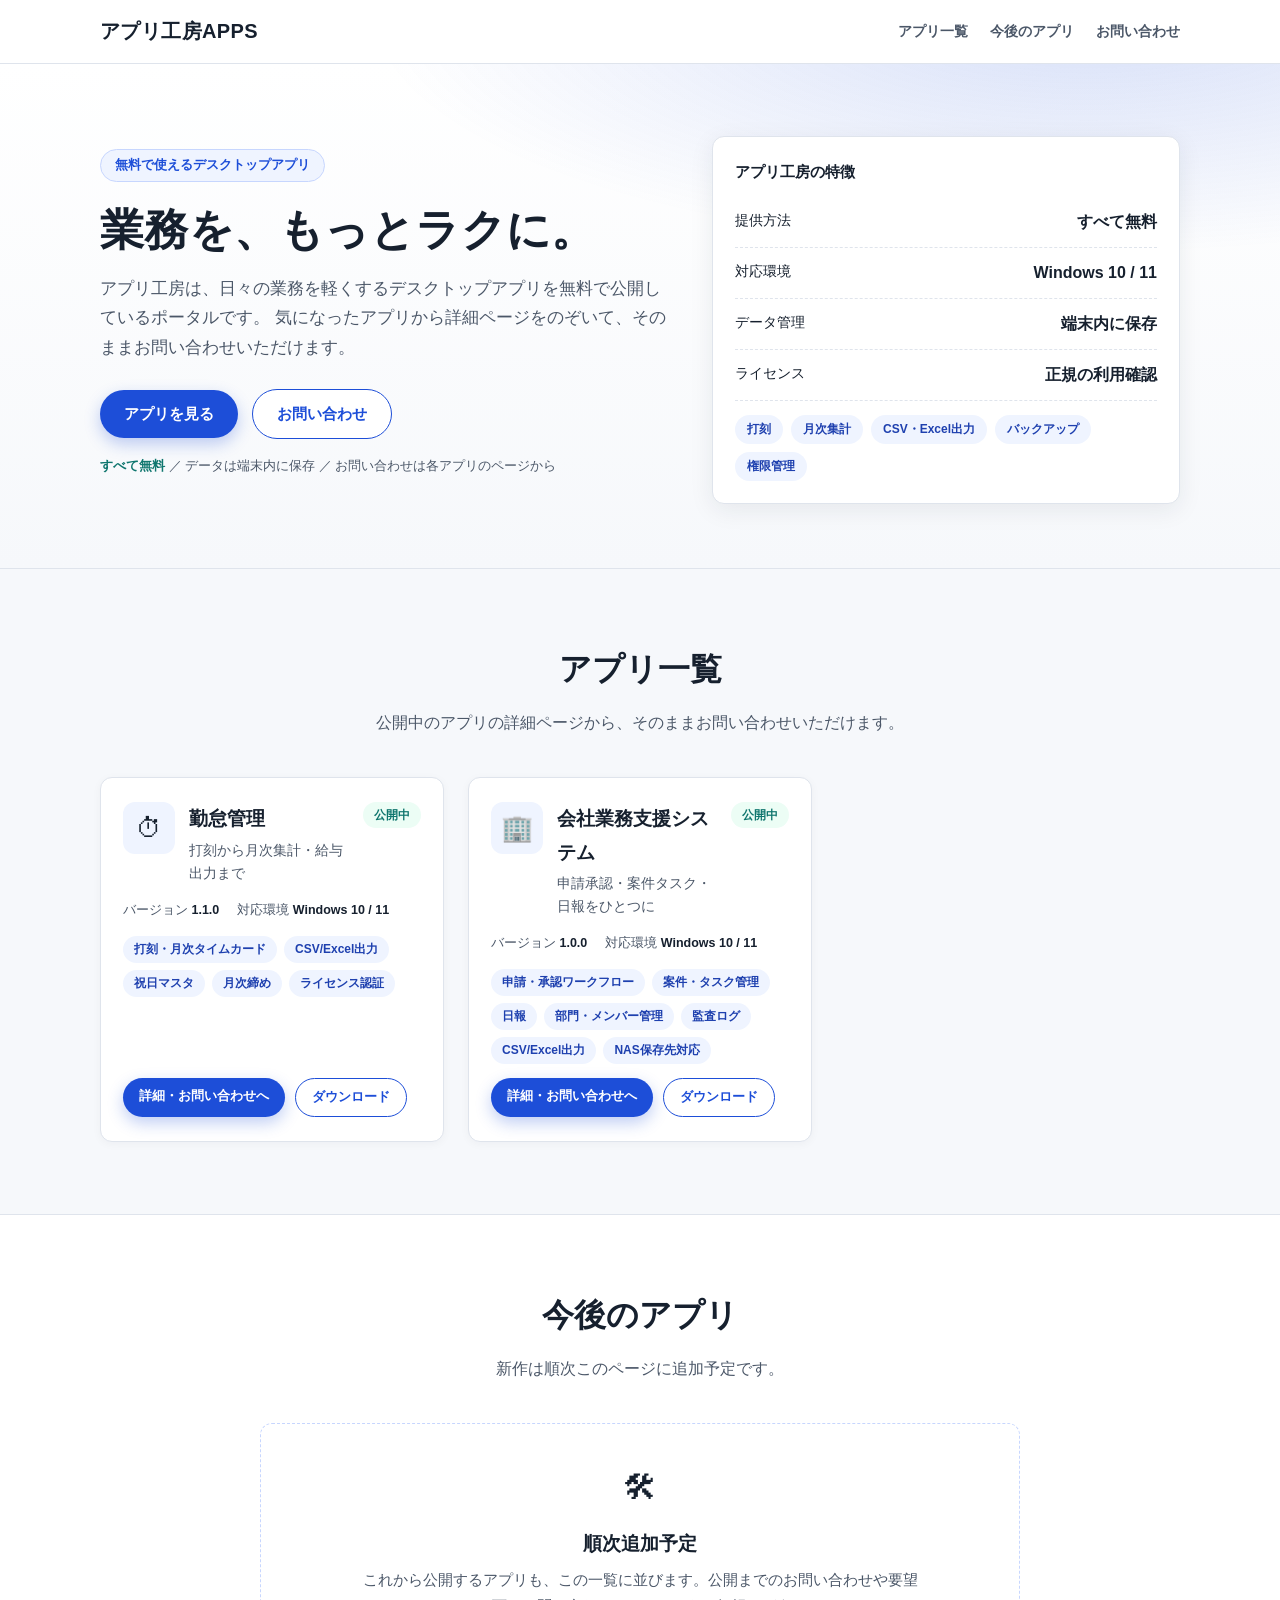
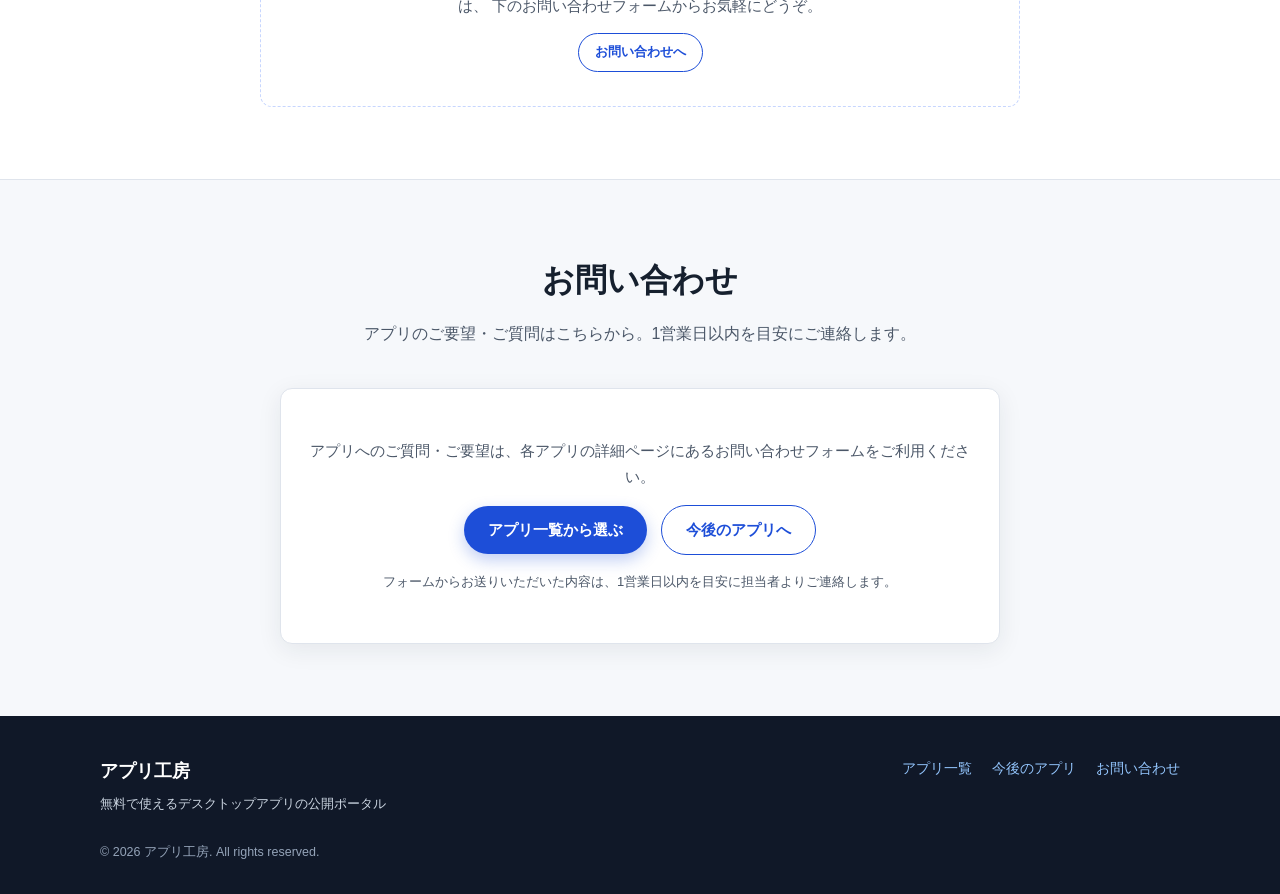
<file: index.html>
<!DOCTYPE html>
<html lang="ja">
<head>
<meta charset="utf-8">
<meta name="viewport" content="width=device-width, initial-scale=1">
<!-- ============================================================
     Configuration — this page has no e-mail address on purpose.
     Inquiries go through each app's contact form.
     ============================================================ -->
<title>アプリ工房 | 無料で使えるデスクトップアプリの公開ポータル</title>
<meta name="description" content="個人開発の業務用デスクトップアプリをまとめた公開ポータル「アプリ工房」。勤怠管理をはじめ、無料で使えるデスクトップアプリを順次公開しています。">
<link rel="stylesheet" href="assets/style.css">
</head>
<body>

<header class="site">
  <div class="container header-inner">
    <a class="brand" href="#">アプリ工房<span>APPS</span></a>
    <button class="nav-toggle" id="navToggle" aria-label="メニュー">☰</button>
    <nav class="site" id="navMenu">
      <a href="#apps">アプリ一覧</a>
      <a href="#coming">今後のアプリ</a>
      <a href="#contact">お問い合わせ</a>
    </nav>
  </div>
</header>

<!-- ================= Portal ================= -->
<div id="portal-view">
  <div class="hero">
    <div class="container hero-grid">
      <div>
        <span class="eyebrow">無料で使えるデスクトップアプリ</span>
        <h1>業務を、もっとラクに。</h1>
        <p class="lead">
          アプリ工房は、日々の業務を軽くするデスクトップアプリを無料で公開しているポータルです。
          気になったアプリから詳細ページをのぞいて、そのままお問い合わせいただけます。
        </p>
        <div class="hero-cta">
          <a href="#apps" class="btn btn-primary">アプリを見る</a>
          <a href="#contact" class="btn btn-ghost">お問い合わせ</a>
        </div>
        <p class="hero-note"><strong>すべて無料</strong> ／ データは端末内に保存 ／ お問い合わせは各アプリのページから</p>
      </div>
      <div class="hero-panel">
        <h3>アプリ工房の特徴</h3>
        <div class="stat-row"><span>提供方法</span><b>すべて無料</b></div>
        <div class="stat-row"><span>対応環境</span><b>Windows 10 / 11</b></div>
        <div class="stat-row"><span>データ管理</span><b>端末内に保存</b></div>
        <div class="stat-row"><span>ライセンス</span><b>正規の利用確認</b></div>
        <div class="pill-list">
          <span class="pill">打刻</span><span class="pill">月次集計</span>
          <span class="pill">CSV・Excel出力</span><span class="pill">バックアップ</span>
          <span class="pill">権限管理</span>
        </div>
      </div>
    </div>
  </div>

  <section class="block" id="apps">
    <div class="container">
      <div class="sec-head">
        <h2>アプリ一覧</h2>
        <p>公開中のアプリの詳細ページから、そのままお問い合わせいただけます。</p>
      </div>
      <div class="app-grid" id="appGrid">
        <!-- data/apps.js の APPS から描画されます -->
      </div>
    </div>
  </section>

  <section class="block alt" id="coming">
    <div class="container">
      <div class="sec-head">
        <h2>今後のアプリ</h2>
        <p>新作は順次このページに追加予定です。</p>
      </div>
      <div class="soon-box">
        <div class="icon">🛠</div>
        <h3>順次追加予定</h3>
        <p>
          これから公開するアプリも、この一覧に並びます。公開までのお問い合わせや要望は、
          下のお問い合わせフォームからお気軽にどうぞ。
        </p>
        <a href="#contact" class="btn btn-ghost btn-sm">お問い合わせへ</a>
      </div>
    </div>
  </section>

  <section class="block" id="contact">
    <div class="container">
      <div class="sec-head">
        <h2>お問い合わせ</h2>
        <p>アプリのご要望・ご質問はこちらから。1営業日以内を目安にご連絡します。</p>
      </div>
      <div class="contact-card">
        <p>アプリへのご質問・ご要望は、各アプリの詳細ページにあるお問い合わせフォームをご利用ください。</p>
        <div class="hero-cta" style="justify-content:center;">
          <a class="btn btn-primary" href="#apps">アプリ一覧から選ぶ</a>
          <a class="btn btn-ghost" href="#coming">今後のアプリへ</a>
        </div>
        <p style="font-size:13px;margin-top:16px;">
          フォームからお送りいただいた内容は、1営業日以内を目安に担当者よりご連絡します。
        </p>
      </div>
    </div>
  </section>

  <footer class="site">
    <div class="container">
      <div class="foot-top">
        <div>
          <div class="brand-f">アプリ工房</div>
          <div style="font-size:13px;margin-top:6px;">無料で使えるデスクトップアプリの公開ポータル</div>
        </div>
        <div class="foot-links">
          <a href="#apps">アプリ一覧</a>
          <a href="#coming">今後のアプリ</a>
          <a href="#contact">お問い合わせ</a>
        </div>
      </div>
      <div class="copy">© 2026 アプリ工房. All rights reserved.</div>
    </div>
  </footer>
</div>

<!-- ================= Applications (hidden hash view) ================= -->
<div id="applications-view">
  <div class="container">
    <div style="display:flex;justify-content:space-between;align-items:center;gap:16px;flex-wrap:wrap;margin-bottom:20px;">
      <div>
        <h2 style="margin:0 0 4px;font-size:24px;">お問い合わせ一覧</h2>
        <p style="margin:0;font-size:13.5px;color:var(--ink-soft);">この端末の localStorage に保存されたお問い合わせです。</p>
      </div>
      <div style="display:flex;gap:10px;align-items:center;flex-wrap:wrap;">
        <label class="list-filter">
          <span>アプリ</span>
          <select id="appsAppFilter"><option value="">すべて</option></select>
        </label>
        <button class="btn btn-ghost btn-sm" id="appsRefresh">更新</button>
        <a class="btn btn-primary btn-sm" href="#">トップへ戻る</a>
      </div>
    </div>
    <div class="table-wrap">
      <table class="apps">
        <thead>
          <tr>
            <th>お問い合わせ番号</th><th>アプリ</th><th>会社名</th><th>担当者</th><th>受付日時</th><th>人数規模</th><th>状態</th><th>発行キー</th>
          </tr>
        </thead>
        <tbody id="appsBody"></tbody>
      </table>
      <div class="empty" id="appsEmpty" style="display:none;">お問い合わせデータはまだありません。</div>
      <div class="empty" id="appsFilteredEmpty" style="display:none;">このアプリのお問い合わせはまだありません。</div>
    </div>
    <p style="font-size:12.5px;color:var(--ink-soft);margin-top:14px;">
      管理者（オペレーター）用のライセンス発行は <a href="admin.html">admin.html</a> から行います。
    </p>
  </div>
</div>

<div id="toast"></div>

<script src="data/apps.js"></script>
<script>
/* =====================================================================
   Shared application storage (used by #applications view / admin.html)
   ===================================================================== */
const STORAGE_KEY = 'kintai_applications';

function loadApplications() {
  try {
    const raw = localStorage.getItem(STORAGE_KEY);
    const list = raw ? JSON.parse(raw) : [];
    return Array.isArray(list) ? list : [];
  } catch (e) { return []; }
}
function saveApplications(list) {
  try { localStorage.setItem(STORAGE_KEY, JSON.stringify(list)); } catch (e) {}
}
function formatDate(iso) {
  if (!iso) return '';
  const d = new Date(iso);
  if (isNaN(d.getTime())) return String(iso);
  const p = n => String(n).padStart(2, '0');
  return d.getFullYear() + '-' + p(d.getMonth() + 1) + '-' + p(d.getDate()) +
         ' ' + p(d.getHours()) + ':' + p(d.getMinutes());
}
function escapeHtml(s) {
  return String(s == null ? '' : s)
    .replace(/&/g, '&amp;').replace(/</g, '&lt;').replace(/>/g, '&gt;')
    .replace(/"/g, '&quot;').replace(/'/g, '&#39;');
}
function showToast(msg) {
  const t = document.getElementById('toast');
  t.textContent = msg;
  t.classList.add('show');
  clearTimeout(showToast._timer);
  showToast._timer = setTimeout(() => t.classList.remove('show'), 2200);
}

/* =====================================================================
   App registry rendering (data/apps.js → APPS)
   ===================================================================== */
function renderAppCards() {
  const grid = document.getElementById('appGrid');
  if (!grid) return;
  /* data/apps.js が先に読み込まれているため、グローバルの APPS を使う */
  const list = (typeof APPS !== 'undefined' && Array.isArray(APPS)) ? APPS : [];
  if (!list.length) {
    grid.innerHTML = '<div class="empty">公開中のアプリはまだありません。</div>';
    return;
  }
  grid.innerHTML = list.map(a => {
    const published = a.status === '公開中';
    const badgeClass = published ? '' : ' dev';
    const chips = (a.features || []).map(f => '<span class="chip">' + escapeHtml(f) + '</span>').join('');
    const action = published
      ? '<a class="btn btn-primary btn-sm" href="' + escapeHtml(a.page || '#') + '">詳細・お問い合わせへ</a>' +
        (a.download
          ? '<a class="btn btn-ghost btn-sm" href="' + escapeHtml(a.download) + '" download>ダウンロード</a>'
          : '')
      : '<button class="btn btn-primary btn-sm" type="button" disabled>詳細・お問い合わせへ</button>';
    return '<article class="app-card' + (published ? '' : ' disabled') + '">' +
      '<div class="app-card-head">' +
        '<div class="app-icon">' + escapeHtml(a.icon || '📦') + '</div>' +
        '<div class="app-text">' +
          '<h3>' + escapeHtml(a.name || a.id) + '</h3>' +
          '<p class="app-tagline">' + escapeHtml(a.tagline || '') + '</p>' +
        '</div>' +
        '<span class="app-badge' + badgeClass + '">' + escapeHtml(a.status || '開発中') + '</span>' +
      '</div>' +
      '<ul class="app-meta">' +
        '<li>バージョン <b>' + escapeHtml(a.version || '—') + '</b></li>' +
        '<li>対応環境 <b>' + escapeHtml(a.platforms || '—') + '</b></li>' +
      '</ul>' +
      '<div class="chip-list">' + chips + '</div>' +
      '<div class="app-card-actions">' + action + '</div>' +
      '</article>';
  }).join('');
}

/* ---------- Applications table rendering (with app filter) ---------- */
function currentAppFilter() {
  const el = document.getElementById('appsAppFilter');
  return el ? el.value : '';
}
function renderAppFilterOptions() {
  const sel = document.getElementById('appsAppFilter');
  if (!sel) return;
  const keep = sel.value;
  const seen = {};
  const options = ['<option value="">すべて</option>'];
  loadApplications().forEach(a => {
    if (!a) return;
    const id = a.app || '';
    const name = a.appName || '勤怠管理';
    const key = id + '|' + name;
    if (seen[key]) return;
    seen[key] = 1;
    options.push('<option value="' + escapeHtml(id) + '">' + escapeHtml(name) + '</option>');
  });
  sel.innerHTML = options.join('');
  sel.value = keep;
  if (sel.value !== keep) sel.value = '';
}

function renderApplications() {
  const body = document.getElementById('appsBody');
  const empty = document.getElementById('appsEmpty');
  const filteredEmpty = document.getElementById('appsFilteredEmpty');
  renderAppFilterOptions();
  const filter = currentAppFilter();
  const all = loadApplications();
  const list = filter
    ? all.filter(a => a && (a.app || '') === filter)
    : all;
  if (!all.length) {
    body.innerHTML = '';
    empty.style.display = '';
    if (filteredEmpty) filteredEmpty.style.display = 'none';
    return;
  }
  empty.style.display = 'none';
  if (!list.length) {
    body.innerHTML = '';
    if (filteredEmpty) filteredEmpty.style.display = '';
    return;
  }
  if (filteredEmpty) filteredEmpty.style.display = 'none';
  body.innerHTML = list.slice().reverse().map(a => {
    const issued = a.status === 'キー発行済み';
    const key = a.licenseKey ? escapeHtml(a.licenseKey.slice(0, 22)) + '…' : '—';
    return '<tr>' +
      '<td style="font-family:ui-monospace,Consolas,monospace;">' + escapeHtml(a.no) + '</td>' +
      '<td>' + escapeHtml(a.appName || '勤怠管理') + '</td>' +
      '<td>' + escapeHtml(a.company) + '</td>' +
      '<td>' + escapeHtml(a.name) + '</td>' +
      '<td>' + escapeHtml(formatDate(a.at)) + '</td>' +
      '<td>' + escapeHtml(a.size || '—') + '</td>' +
      '<td><span class="status-chip' + (issued ? ' issued' : '') + '">' +
        escapeHtml(a.status || '未処理') + '</span></td>' +
      '<td style="font-family:ui-monospace,Consolas,monospace;font-size:12.5px;">' + key + '</td>' +
      '</tr>';
  }).join('');
}

/* ---------- Hash routing: #applications ---------- */
function routeByHash() {
  const portal = document.getElementById('portal-view');
  const apps = document.getElementById('applications-view');
  if (location.hash === '#applications') {
    portal.style.display = 'none';
    apps.style.display = 'block';
    renderApplications();
    window.scrollTo(0, 0);
  } else {
    apps.style.display = 'none';
    portal.style.display = '';
  }
}
window.addEventListener('hashchange', routeByHash);

/* ---------- Mobile nav ---------- */
document.getElementById('navToggle').addEventListener('click', () => {
  document.getElementById('navMenu').classList.toggle('open');
});
document.getElementById('navMenu').addEventListener('click', e => {
  if (e.target.tagName === 'A') document.getElementById('navMenu').classList.remove('open');
});

document.getElementById('appsRefresh').addEventListener('click', renderApplications);
document.getElementById('appsAppFilter').addEventListener('change', renderApplications);

renderAppCards();
routeByHash();
</script>
</body>
</html>
</file>
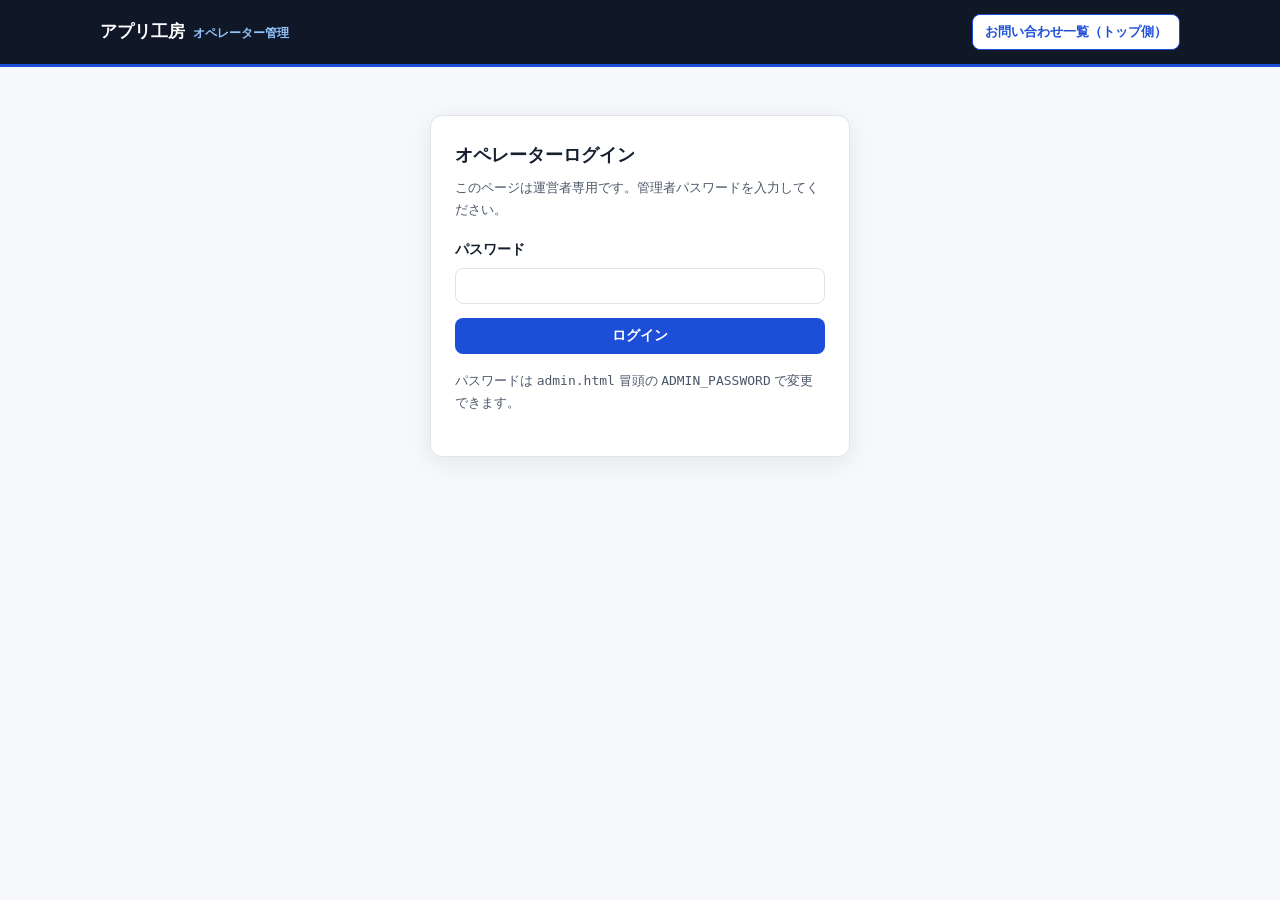
<file: admin.html>
<!DOCTYPE html>
<html lang="ja">
<head>
<meta charset="utf-8">
<meta name="viewport" content="width=device-width, initial-scale=1">
<!-- ============================================================
     Operator administration console for 「アプリ工房」.
     Change ADMIN_PASSWORD below before publishing.
     ============================================================ -->
<script>
// Change this password before you deploy this page.
const ADMIN_PASSWORD = '8901reimu';
</script>
<title>オペレーター管理 | アプリ工房</title>
<style>
  :root {
    --primary: #1d4ed8;
    --primary-dark: #1e40af;
    --primary-light: #eff4ff;
    --ink: #16202e;
    --ink-soft: #4b5768;
    --line: #dfe4ec;
    --bg: #f6f8fb;
    --card: #fff;
    --accent: #0f766e;
    --danger: #b91c1c;
    --radius: 12px;
    --shadow: 0 6px 24px rgba(22,32,46,.08);
  }
  * { box-sizing: border-box; }
  body {
    margin: 0; background: var(--bg); color: var(--ink); line-height: 1.7; font-size: 15px;
    font-family: -apple-system, BlinkMacSystemFont, "Segoe UI", "Hiragino Kaku Gothic ProN",
                 "Hiragino Sans", "Yu Gothic UI", Meiryo, sans-serif;
  }
  a { color: var(--primary); }
  .container { width: min(1080px, 94%); margin: 0 auto; }

  header.site {
    background: #101828; color: #e2e8f0; position: sticky; top: 0; z-index: 20;
    border-bottom: 3px solid var(--primary);
  }
  .header-inner { display: flex; align-items: center; justify-content: space-between; gap: 14px; padding: 14px 0; flex-wrap: wrap; }
  .brand { font-weight: 700; font-size: 17px; color: #fff; text-decoration: none; }
  .brand span { font-size: 12px; font-weight: 600; color: #93c5fd; margin-left: 8px; }
  .header-actions { display: flex; gap: 10px; align-items: center; flex-wrap: wrap; }
  .header-actions a, .header-actions button { font-size: 13px; }

  .btn {
    display: inline-block; border: 0; cursor: pointer; text-decoration: none;
    font-weight: 700; font-size: 14px; border-radius: 8px; padding: 9px 18px; font-family: inherit;
    transition: background .12s ease, transform .12s ease;
  }
  .btn-primary { background: var(--primary); color: #fff; }
  .btn-primary:hover { background: var(--primary-dark); }
  .btn-primary:disabled { background: #a9b6cc; cursor: not-allowed; }
  .btn-ghost { background: #fff; color: var(--primary); border: 1px solid var(--primary); }
  .btn-ghost:hover { background: var(--primary-light); }
  .btn-danger { background: #fff; color: var(--danger); border: 1px solid #fecaca; }
  .btn-sm { padding: 6px 12px; font-size: 12.5px; }
  .btn-block { display: block; width: 100%; text-align: center; }

  main { padding: 32px 0 64px; }

  .card {
    background: var(--card); border: 1px solid var(--line); border-radius: var(--radius);
    box-shadow: var(--shadow); padding: 24px; margin-bottom: 24px;
  }
  .card h2 { margin: 0 0 6px; font-size: 18px; }
  .card .sub { margin: 0 0 18px; font-size: 13px; color: var(--ink-soft); }

  .banner { border-radius: 8px; padding: 11px 15px; font-size: 13.5px; margin-bottom: 18px; display: none; }
  .banner.error { display: block; background: #fef2f2; border: 1px solid #fecaca; color: var(--danger); }
  .banner.warn { display: block; background: #fffbeb; border: 1px solid #fde68a; color: #92400e; }
  .banner.ok { display: block; background: #ecfdf5; border: 1px solid #a7f3d0; color: #065f46; }
  .banner code { background: rgba(0,0,0,.06); padding: 1px 6px; border-radius: 4px; font-size: 12.5px; }

  /* login */
  #loginView { max-width: 420px; margin: 48px auto; }
  .field { display: flex; flex-direction: column; gap: 6px; margin-bottom: 14px; }
  .field label { font-size: 13.5px; font-weight: 700; }
  .field input, .field select, .field textarea {
    font-family: inherit; font-size: 14.5px; padding: 9px 12px;
    border: 1px solid var(--line); border-radius: 8px; background: #fff; color: var(--ink); width: 100%;
  }
  .field textarea { min-height: 96px; resize: vertical; font-family: ui-monospace, Consolas, monospace; font-size: 12.5px; }
  .field input:focus, .field select:focus, .field textarea:focus { outline: 2px solid #c7d6fe; border-color: var(--primary); }
  .field .hint { font-size: 12px; color: var(--ink-soft); }
  .form-row { display: grid; grid-template-columns: 1fr 1fr; gap: 16px; }
  .form-row-3 { display: grid; grid-template-columns: 1fr 1fr auto; gap: 16px; align-items: end; }
  .form-row-4 { display: grid; grid-template-columns: 1.2fr 1fr 1fr auto; gap: 16px; align-items: end; }
  @media (max-width: 680px) { .form-row, .form-row-3, .form-row-4 { grid-template-columns: 1fr; } }
  .inline-check { display: flex; align-items: center; gap: 8px; font-size: 13px; margin-top: 4px; }

  /* table */
  .table-wrap { overflow-x: auto; border: 1px solid var(--line); border-radius: 10px; }
  table.apps { width: 100%; border-collapse: collapse; min-width: 760px; background: #fff; }
  table.apps th, table.apps td { padding: 11px 13px; font-size: 13.5px; border-bottom: 1px solid var(--line); text-align: left; vertical-align: top; }
  table.apps thead th { background: #f0f3f8; font-size: 12.5px; white-space: nowrap; }
  table.apps tbody tr:last-child td { border-bottom: 0; }
  table.apps tr.active { background: var(--primary-light); }
  .status-chip { display: inline-block; font-size: 12px; font-weight: 700; border-radius: 999px; padding: 3px 11px; background: #eef2f7; color: var(--ink-soft); white-space: nowrap; }
  .status-chip.issued { background: #ecfdf5; color: var(--accent); }
  .empty { text-align: center; color: var(--ink-soft); padding: 30px 0; font-size: 13.5px; }
  .key-cell { font-family: ui-monospace, Consolas, monospace; font-size: 11.5px; word-break: break-all; max-width: 220px; }

  /* key box */
  .keybox {
    background: #0f172a; color: #d1fae5; border-radius: 10px; padding: 16px;
    font-family: ui-monospace, Consolas, monospace; font-size: 13px; word-break: break-all;
    display: none; white-space: pre-wrap;
  }
  .key-actions { display: flex; gap: 10px; margin-top: 12px; flex-wrap: wrap; }
  .key-meta { font-size: 13px; color: var(--ink-soft); margin-top: 10px; }
  .key-meta b { color: var(--ink); }

  footer { text-align: center; font-size: 12.5px; color: var(--ink-soft); padding: 24px 0 40px; }

  /* app registry management */
  .filter-row { display: flex; gap: 10px; align-items: center; flex-wrap: wrap; margin-bottom: 14px; }
  .filter-row select {
    font-family: inherit; font-size: 13.5px; padding: 7px 10px;
    border: 1px solid var(--line); border-radius: 8px; background: #fff; color: var(--ink);
  }
  .filter-row select:focus { outline: 2px solid #c7d6fe; border-color: var(--primary); }
  table.apps .reg-actions { display: flex; gap: 6px; flex-wrap: wrap; }
  table.apps .status-select {
    font-family: inherit; font-size: 12.5px; font-weight: 700; padding: 4px 6px;
    border: 1px solid var(--line); border-radius: 999px; background: #fff; color: var(--ink);
  }
  .export-box {
    margin-top: 18px; border: 1px dashed #c7d6fe; background: var(--primary-light);
    border-radius: 10px; padding: 16px 18px;
  }
  .export-box h3 { margin: 0 0 6px; font-size: 15.5px; }
  .export-box p { margin: 0 0 10px; font-size: 13.5px; color: var(--ink-soft); }
  .export-box .note { font-size: 12.5px; color: var(--ink-soft); margin-top: 10px; }
  .export-box code { background: rgba(0,0,0,.06); padding: 1px 6px; border-radius: 4px; font-size: 12.5px; }
  #exportPreview { width: 100%; min-height: 150px; margin-top: 6px; }

  #toast {
    position: fixed; left: 50%; bottom: 28px; transform: translateX(-50%) translateY(20px);
    background: #101828; color: #fff; padding: 11px 22px; border-radius: 999px;
    font-size: 14px; opacity: 0; pointer-events: none; transition: all .25s ease; z-index: 200;
  }
  #toast.show { opacity: 1; transform: translateX(-50%) translateY(0); }
</style>
</head>
<body>

<header class="site">
  <div class="container header-inner">
    <a class="brand" href="index.html">アプリ工房<span>オペレーター管理</span></a>
    <div class="header-actions">
      <a class="btn btn-ghost btn-sm" href="index.html#applications">お問い合わせ一覧（トップ側）</a>
      <button class="btn btn-danger btn-sm" id="logoutBtn" type="button">ログアウト</button>
    </div>
  </div>
</header>

<!-- ================= Login ================= -->
<div id="loginView" class="container">
  <div class="card">
    <h2>オペレーターログイン</h2>
    <p class="sub">このページは運営者専用です。管理者パスワードを入力してください。</p>
    <div class="banner error" id="loginError" style="display:none;"></div>
    <form id="loginForm">
      <div class="field">
        <label for="pw">パスワード</label>
        <input type="password" id="pw" autocomplete="current-password" required>
      </div>
      <button class="btn btn-primary btn-block" type="submit">ログイン</button>
    </form>
    <p class="sub" style="margin-top:16px;">
      パスワードは <code>admin.html</code> 冒頭の <code>ADMIN_PASSWORD</code> で変更できます。
    </p>
  </div>
</div>

<!-- ================= Admin ================= -->
<main id="adminView" class="container" style="display:none;">

  <div class="banner error" id="cryptoBanner" style="display:none;"></div>
  <div class="banner warn" id="keyBanner" style="display:none;">
    秘密鍵が読み込まれていません。<b>site/data/license_private.pem</b> を読み込んでください。
    WebCrypto を使えない環境の場合は、<code>node tools/issue-license.mjs</code> で発行してください。
  </div>
  <div class="banner ok" id="okBanner" style="display:none;"></div>

  <!-- Applications -->
  <section class="card">
    <div style="display:flex;justify-content:space-between;align-items:flex-start;gap:14px;flex-wrap:wrap;">
      <div>
        <h2>お問い合わせ一覧</h2>
        <p class="sub">この端末の localStorage（キー <code>kintai_applications</code>）に保存されたお問い合わせです。</p>
      </div>
      <div style="display:flex;gap:10px;">
        <button class="btn btn-ghost btn-sm" id="refreshBtn" type="button">更新</button>
        <button class="btn btn-primary btn-sm" id="newIssueBtn" type="button">会社作成（ライセンス発行）</button>
      </div>
    </div>
    <div class="filter-row">
      <label for="appFilter" style="font-size:13px;font-weight:700;">アプリで絞り込み</label>
      <select id="appFilter"><option value="">すべて</option></select>
      <span style="font-size:12.5px;color:var(--ink-soft);" id="appFilterCount"></span>
    </div>
    <div class="table-wrap">
      <table class="apps">
        <thead>
          <tr>
            <th>お問い合わせ番号</th><th>アプリ</th><th>会社名</th><th>担当者</th><th>受付日時</th><th>人数規模</th><th>状態</th><th>発行キー</th><th></th>
          </tr>
        </thead>
        <tbody id="appsBody"></tbody>
      </table>
      <div class="empty" id="appsEmpty" style="display:none;">
        お問い合わせはまだありません。「会社作成（ライセンス発行）」から直接発行できます。
      </div>
      <div class="empty" id="appsFilteredEmpty" style="display:none;">
        このアプリのお問い合わせはまだありません。
      </div>
    </div>
  </section>

  <!-- App registry management -->
  <section class="card" id="appsRegistryCard">
    <div style="display:flex;justify-content:space-between;align-items:flex-start;gap:14px;flex-wrap:wrap;">
      <div>
        <h2>アプリ管理</h2>
        <p class="sub">
          localStorage（キー <code>kobo_apps</code>）でアプリを追加・編集・削除・ステータス変更します。
          この一覧は「お問い合わせ一覧」の絞り込みと、ライセンス発行の「対象アプリ」にも使われます。
        </p>
      </div>
      <div style="display:flex;gap:10px;flex-wrap:wrap;">
        <button class="btn btn-ghost btn-sm" id="appReloadBtn" type="button">data/apps.js から再読込</button>
        <button class="btn btn-primary btn-sm" id="appNewBtn" type="button">新規アプリを追加</button>
      </div>
    </div>

    <div class="table-wrap">
      <table class="apps" style="min-width:1020px;">
        <thead>
          <tr>
            <th>Icon</th><th>ID</th><th>アプリ名</th><th>キャッチコピー</th><th>状態</th><th>Ver</th><th>対応環境</th><th>ページ</th><th>DL</th><th></th>
          </tr>
        </thead>
        <tbody id="appsRegBody"></tbody>
      </table>
      <div class="empty" id="appsRegEmpty" style="display:none;">アプリがまだありません。</div>
    </div>

    <!-- App form (add / edit) -->
    <div id="appFormBox" style="display:none;margin-top:18px;padding-top:18px;border-top:1px solid var(--line);">
      <h3 id="appFormTitle" style="margin:0 0 14px;font-size:15.5px;">新規アプリの追加</h3>
      <form id="appForm">
        <div class="form-row">
          <div class="field">
            <label for="afId">ID<span style="color:#dc2626;">*</span></label>
            <input type="text" id="afId" placeholder="myapp" autocomplete="off">
            <span class="hint">英小文字・英数字で一意。保存後に変更できます。</span>
          </div>
          <div class="field">
            <label for="afName">アプリ名<span style="color:#dc2626;">*</span></label>
            <input type="text" id="afName" placeholder=" MyApp" autocomplete="off">
          </div>
        </div>
        <div class="form-row">
          <div class="field">
            <label for="afTagline">キャッチコピー</label>
            <input type="text" id="afTagline" placeholder="打刻から月次集計まで">
          </div>
          <div class="field">
            <label for="afIcon">アイコン（絵文字）</label>
            <input type="text" id="afIcon" placeholder="📦" maxlength="4">
          </div>
        </div>
        <div class="form-row">
          <div class="field">
            <label for="afStatus">ステータス</label>
            <select id="afStatus">
              <option value="公開中">公開中</option>
              <option value="開発中">開発中</option>
              <option value="リリース予定">リリース予定</option>
            </select>
          </div>
          <div class="field">
            <label for="afVersion">バージョン</label>
            <input type="text" id="afVersion" placeholder="1.0.0" autocomplete="off">
          </div>
        </div>
        <div class="form-row">
          <div class="field">
            <label for="afPlatforms">対応環境</label>
            <input type="text" id="afPlatforms" placeholder="Windows 10 / 11" autocomplete="off">
          </div>
          <div class="field">
            <label for="afPage">ページ</label>
            <input type="text" id="afPage" placeholder="apps/myapp.html" autocomplete="off">
            <span class="hint">index.html からの相対パス（例: <code>apps/kintai.html</code>）</span>
          </div>
        </div>
        <div class="form-row">
          <div class="field">
            <label for="afDownload">ダウンロードURL</label>
            <input type="url" id="afDownload" placeholder="https://github.com/.../releases/download/v1.0.0/app-setup.exe" autocomplete="off">
            <span class="hint">GitHub Releases のインストーラURL。空欄の場合はダウンロードボタンを表示しません。</span>
          </div>
        </div>
        <div class="field">
          <label for="afFeatures">機能（1行につき1つ）</label>
          <textarea id="afFeatures" placeholder="打刻・月次タイムカード&#10;CSV/Excel出力"></textarea>
        </div>
        <div class="form-actions">
          <button class="btn btn-primary btn-sm" type="submit">保存</button>
          <button class="btn btn-ghost btn-sm" id="appFormCancel" type="button">キャンセル</button>
          <span class="hint" id="appFormHint"></span>
        </div>
      </form>
    </div>

    <!-- Export data/apps.js -->
    <div class="export-box">
      <h3>data/apps.js の書き出し</h3>
      <p>
        現在の <code>kobo_apps</code> の内容から <code>data/apps.js</code> のソースを生成します。
        ボタンを押すと <b>1. ダウンロード（apps.js）</b>と <b>2. クリップボードへのコピー</b> を行います。
      </p>
      <div class="key-actions" style="margin-top:0;">
        <button class="btn btn-primary btn-sm" id="exportAppsBtn" type="button">data/apps.js を書き出す</button>
      </div>
      <p class="note">
        <b>公開までの手順:</b>
        ① 書き出した <code>apps.js</code> をリポジトリの <code>data/apps.js</code> に置き換える →
        ② コミットしてプッシュする（GitHub Pages に自動反映）。
        この手順を飛ばすと公開サイトのアプリ一覧は変わりません。
      </p>
      <div class="field" style="margin-top:12px;">
        <label for="exportPreview">生成されるソース（確認用）</label>
        <textarea id="exportPreview" readonly spellcheck="false" placeholder="「data/apps.js を書き出す」を押すとここに表示されます。"></textarea>
      </div>
    </div>
  </section>

  <!-- Private key -->
  <section class="card" id="keyCard">
    <h2>秘密鍵の読み込み</h2>
    <p class="sub">
      ページに秘密鍵は埋め込みません。<code>site/data/license_private.pem</code> を
      ファイルから読み込むか、テキストエリアに貼り付けてください。
    </p>
    <div class="form-row">
      <div class="field">
        <label for="keyFile">ファイルから読み込む（.pem）</label>
        <input type="file" id="keyFile" accept=".pem,.txt,text/plain">
      </div>
      <div class="field">
        <label for="keyKeep">セッション中の保持</label>
        <label class="inline-check" style="margin:0;">
          <input type="checkbox" id="keyKeep">
          sessionStorage に保存する（タブを閉じるまで有効）
        </label>
      </div>
    </div>
    <div class="field">
      <label for="keyText">または秘密鍵を貼り付ける</label>
      <textarea id="keyText" placeholder="-----BEGIN PRIVATE KEY-----&#10;...&#10;-----END PRIVATE KEY-----" spellcheck="false"></textarea>
      <span class="hint" id="keyStatus">未読込 — 発行はできません。</span>
    </div>
    <button class="btn btn-ghost btn-sm" id="loadKeyBtn" type="button">貼り付けた鍵を読み込む</button>
  </section>

  <!-- Issue -->
  <section class="card" id="issueCard">
    <h2>ライセンス発行</h2>
    <p class="sub">
      形式: <code>KI1.&lt;base64url(payload)&gt;.&lt;base64url(signature)&gt;</code>
      （ペイロード文字列に対する RSA-SHA256 / PKCS#1 v1.5 署名）
    </p>
    <form id="issueForm">
      <div class="form-row-4">
        <div class="field">
          <label for="issCompany">会社名<span style="color:#dc2626;">*</span></label>
          <input type="text" id="issCompany" list="companyList" required placeholder="株式会社テスト">
          <datalist id="companyList"></datalist>
        </div>
        <div class="field">
          <label for="issApp">対象アプリ</label>
          <select id="issApp"></select>
          <span class="hint">発行履歴（<code>kobo_issued</code>）に記録されます。</span>
        </div>
        <div class="field">
          <label for="issExpiry">有効期限（空欄＝無期限）</label>
          <input type="text" id="issExpiry"
                 placeholder="YYYY-MM-DD（空欄＝無期限）">
          <span class="hint">空欄のまま発行すると無期限になります。期限を設ける場合は YYYY-MM-DD で入力してください。</span>
        </div>
        <div class="field">
          <button class="btn btn-primary" id="issueBtn" type="submit" disabled>発行</button>
        </div>
      </div>
      <p class="sub" id="issueHint" style="margin-top:10px;">site/data/license_private.pem を読み込んでください</p>
    </form>

    <div class="keybox" id="keyResult"></div>
    <div class="key-actions" id="keyActions" style="display:none;">
      <button class="btn btn-ghost btn-sm" id="copyKeyBtn" type="button">ライセンスキーをコピー</button>
      <button class="btn btn-ghost btn-sm" id="verifyKeyBtn" type="button">このキーを検証</button>
    </div>
    <div class="key-meta" id="keyMeta" style="display:none;"></div>
  </section>

  <footer>
    アプリ工房 オペレーター管理 ／ お問い合わせデータはこの端末の localStorage にのみ保存されます。
  </footer>
</main>

<div id="toast"></div>

<script>
/* =====================================================================
   Shared storage helpers (same shape as index.html)
   ===================================================================== */
const STORAGE_KEY = 'kintai_applications';
const APPS_STORE_KEY = 'kobo_apps';
const ISSUED_STORE_KEY = 'kobo_issued';
const SESSION_KEY_PRIVATE = 'kintai_license_private';
const SESSION_KEY_AUTH = 'kintai_admin_auth';

function loadApplications() {
  try {
    const raw = localStorage.getItem(STORAGE_KEY);
    const list = raw ? JSON.parse(raw) : [];
    return Array.isArray(list) ? list : [];
  } catch (e) { return []; }
}
function saveApplications(list) {
  try { localStorage.setItem(STORAGE_KEY, JSON.stringify(list)); } catch (e) {}
}

/* =====================================================================
   App registry (localStorage: kobo_apps) / issued history (kobo_issued)
   ===================================================================== */
const DEFAULT_APPS = [
  {
    id: 'kintai',
    name: '勤怠管理',
    tagline: '打刻から月次集計・給与出力まで',
    icon: '⏱',
    status: '公開中',
    version: '1.1.0',
    platforms: 'Windows 10 / 11',
    features: ['打刻・月次タイムカード', 'CSV/Excel出力', '祝日マスタ', '月次締め', 'ライセンス認証'],
    page: 'apps/kintai.html'
  }
];

function normalizeApp(a) {
  if (!a || typeof a !== 'object') return null;
  const id = String(a.id || '').trim();
  if (!id) return null;
  let features;
  if (Array.isArray(a.features)) {
    features = a.features.map(f => String(f).trim()).filter(Boolean);
  } else {
    features = String(a.features || '').split(/[,\n]/).map(s => s.trim()).filter(Boolean);
  }
  return {
    id: id,
    name: String(a.name || id),
    tagline: String(a.tagline || ''),
    icon: String(a.icon || '📦'),
    status: ['公開中', '開発中', 'リリース予定'].indexOf(a.status) >= 0 ? a.status : '開発中',
    version: String(a.version || '0.1.0'),
    platforms: String(a.platforms || ''),
    features: features,
    page: String(a.page || 'apps/' + id + '.html'),
    download: String(a.download || '')
  };
}
function loadAppsStore() {
  try {
    const raw = localStorage.getItem(APPS_STORE_KEY);
    const list = raw ? JSON.parse(raw) : null;
    if (Array.isArray(list)) {
      const norm = list.map(normalizeApp).filter(Boolean);
      return norm;
    }
  } catch (e) {}
  return null; /* null = 未初期化（data/apps.js から取り込む） */
}
function saveAppsStore(list) {
  try { localStorage.setItem(APPS_STORE_KEY, JSON.stringify(list)); } catch (e) {}
}
function loadIssuedHistory() {
  try {
    const raw = localStorage.getItem(ISSUED_STORE_KEY);
    const list = raw ? JSON.parse(raw) : [];
    return Array.isArray(list) ? list : [];
  } catch (e) { return []; }
}
function saveIssuedHistory(list) {
  try { localStorage.setItem(ISSUED_STORE_KEY, JSON.stringify(list)); } catch (e) {}
}
function formatDate(iso) {
  if (!iso) return '';
  const d = new Date(iso);
  if (isNaN(d.getTime())) return String(iso);
  const p = n => String(n).padStart(2, '0');
  return d.getFullYear() + '-' + p(d.getMonth() + 1) + '-' + p(d.getDate()) +
         ' ' + p(d.getHours()) + ':' + p(d.getMinutes());
}
function escapeHtml(s) {
  return String(s == null ? '' : s)
    .replace(/&/g, '&amp;').replace(/</g, '&lt;').replace(/>/g, '&gt;')
    .replace(/"/g, '&quot;').replace(/'/g, '&#39;');
}
function showToast(msg) {
  const t = document.getElementById('toast');
  t.textContent = msg;
  t.classList.add('show');
  clearTimeout(showToast._timer);
  showToast._timer = setTimeout(() => t.classList.remove('show'), 2200);
}
function copyText(text) {
  if (navigator.clipboard && window.isSecureContext) {
    return navigator.clipboard.writeText(text);
  }
  return new Promise((resolve, reject) => {
    const ta = document.createElement('textarea');
    ta.value = text;
    ta.style.position = 'fixed'; ta.style.opacity = '0';
    document.body.appendChild(ta);
    ta.select();
    try { document.execCommand('copy') ? resolve() : reject(new Error('copy failed')); }
    catch (e) { reject(e); }
    finally { document.body.removeChild(ta); }
  });
}

/* =====================================================================
   base64url helpers (WebCrypto uses atob/btoa)
   ===================================================================== */
function b64urlToB64(s) {
  let t = String(s).replace(/-/g, '+').replace(/_/g, '/');
  while (t.length % 4 !== 0) t += '=';
  return t;
}
function b64ToB64url(s) {
  return String(s).replace(/\+/g, '-').replace(/\//g, '_').replace(/=+$/, '');
}
function utf8ToBase64url(str) {
  const bytes = new TextEncoder().encode(str);
  let bin = '';
  for (let i = 0; i < bytes.length; i++) bin += String.fromCharCode(bytes[i]);
  return b64ToB64url(btoa(bin));
}
function base64urlToUtf8(s) {
  const bin = atob(b64urlToB64(s));
  const bytes = new Uint8Array(bin.length);
  for (let i = 0; i < bin.length; i++) bytes[i] = bin.charCodeAt(i);
  return new TextDecoder().decode(bytes);
}

/* =====================================================================
   Password gate (sessionStorage)
   ===================================================================== */
function isLoggedIn() {
  try { return sessionStorage.getItem(SESSION_KEY_AUTH) === '1'; } catch (e) { return false; }
}
function showLogin() {
  document.getElementById('loginView').style.display = '';
  document.getElementById('adminView').style.display = 'none';
  document.getElementById('logoutBtn').style.display = 'none';
}
function showAdmin() {
  document.getElementById('loginView').style.display = 'none';
  document.getElementById('adminView').style.display = '';
  document.getElementById('logoutBtn').style.display = '';
  initAdmin();
}
document.getElementById('loginForm').addEventListener('submit', function (e) {
  e.preventDefault();
  const err = document.getElementById('loginError');
  if (document.getElementById('pw').value === ADMIN_PASSWORD) {
    try { sessionStorage.setItem(SESSION_KEY_AUTH, '1'); } catch (ex) {}
    err.style.display = 'none';
    showAdmin();
  } else {
    err.textContent = 'パスワードが正しくありません。';
    err.style.display = 'block';
  }
});
document.getElementById('logoutBtn').addEventListener('click', () => {
  try { sessionStorage.removeItem(SESSION_KEY_AUTH); } catch (e) {}
  showLogin();
});

/* =====================================================================
   Applications list
   ===================================================================== */
let selectedNo = null;

/* ---------- App filter (すべて / 各アプリ) ---------- */
function currentAppFilter() {
  const el = document.getElementById('appFilter');
  return el ? el.value : '';
}
function matchAppFilter(rec, filter) {
  if (!filter) return true;
  if (filter === '__unset__') return !(rec && rec.app);
  return !!rec && (rec.app || '') === filter;
}
function renderAppFilterOptions() {
  const sel = document.getElementById('appFilter');
  if (!sel) return;
  const keep = sel.value;
  const seen = {};
  const opts = ['<option value="">すべて</option>'];
  appsRegistry.forEach(a => {
    if (!a || !a.id || seen[a.id]) return;
    seen[a.id] = 1;
    opts.push('<option value="' + escapeHtml(a.id) + '">' +
      escapeHtml((a.icon ? a.icon + ' ' : '') + a.name) + '</option>');
  });
  let hasUnset = false;
  loadApplications().forEach(r => {
    if (!r) return;
    const id = r.app || '';
    if (!id) { hasUnset = true; return; }
    if (seen[id]) return;
    seen[id] = 1;
    opts.push('<option value="' + escapeHtml(id) + '">' + escapeHtml(r.appName || id) + '</option>');
  });
  if (hasUnset) opts.push('<option value="__unset__">（アプリ未設定）</option>');
  sel.innerHTML = opts.join('');
  sel.value = keep;
  if (sel.value !== keep) sel.value = '';
}

function renderApplications() {
  const body = document.getElementById('appsBody');
  const empty = document.getElementById('appsEmpty');
  const filteredEmpty = document.getElementById('appsFilteredEmpty');
  const countEl = document.getElementById('appFilterCount');
  renderAppFilterOptions();
  const all = loadApplications();
  const filter = currentAppFilter();
  const list = filter ? all.filter(a => matchAppFilter(a, filter)) : all;

  if (countEl) countEl.textContent = all.length ? (list.length + ' / ' + all.length + ' 件') : '';

  const datalist = document.getElementById('companyList');
  const seen = {};
  datalist.innerHTML = all
    .filter(a => a && a.company && !seen[a.company] && (seen[a.company] = 1))
    .map(a => '<option value="' + escapeHtml(a.company) + '"></option>').join('');

  if (!all.length) {
    body.innerHTML = '';
    empty.style.display = '';
    if (filteredEmpty) filteredEmpty.style.display = 'none';
    return;
  }
  empty.style.display = 'none';

  if (!list.length) {
    body.innerHTML = '';
    if (filteredEmpty) filteredEmpty.style.display = '';
    return;
  }
  if (filteredEmpty) filteredEmpty.style.display = 'none';

  body.innerHTML = list.slice().reverse().map(a => {
    const issued = a.status === 'キー発行済み';
    const key = a.licenseKey
      ? '<span class="key-cell">' + escapeHtml(a.licenseKey) + '</span>'
      : '—';
    return '<tr class="' + (a.no === selectedNo ? 'active' : '') + '">' +
      '<td style="font-family:ui-monospace,Consolas,monospace;white-space:nowrap;">' + escapeHtml(a.no) + '</td>' +
      '<td>' + escapeHtml(a.appName || '勤怠管理') + '</td>' +
      '<td>' + escapeHtml(a.company) + '</td>' +
      '<td>' + escapeHtml(a.name) + '<br><span style="font-size:12px;color:#4b5768;">' + escapeHtml(a.email || '') + '</span></td>' +
      '<td style="white-space:nowrap;">' + escapeHtml(formatDate(a.at)) + '</td>' +
      '<td style="white-space:nowrap;">' + escapeHtml(a.size || '—') + '</td>' +
      '<td><span class="status-chip' + (issued ? ' issued' : '') + '">' + escapeHtml(a.status || '未処理') + '</span></td>' +
      '<td>' + key + '</td>' +
      '<td><button class="btn btn-ghost btn-sm" data-select="' + escapeHtml(a.no) + '" type="button">選択</button></td>' +
      '</tr>';
  }).join('');
}

document.getElementById('appsBody').addEventListener('click', function (e) {
  const btn = e.target.closest('button[data-select]');
  if (!btn) return;
  selectedNo = btn.getAttribute('data-select');
  const app = loadApplications().find(a => a && a.no === selectedNo);
  if (app) {
    document.getElementById('issCompany').value = app.company;
    if (app.app) {
      const sel = document.getElementById('issApp');
      sel.value = app.app; /* 存在しない ID なら先頭に戻る */
    }
  }
  renderApplications();
  document.getElementById('issueCard').scrollIntoView({ behavior: 'smooth', block: 'start' });
});
document.getElementById('refreshBtn').addEventListener('click', renderApplications);
document.getElementById('appFilter').addEventListener('change', renderApplications);
document.getElementById('newIssueBtn').addEventListener('click', () => {
  selectedNo = null;
  document.getElementById('issCompany').value = '';
  renderApplications();
  document.getElementById('issueCard').scrollIntoView({ behavior: 'smooth', block: 'start' });
  document.getElementById('issCompany').focus();
});

/* =====================================================================
   App registry management (localStorage: kobo_apps)
   ===================================================================== */
let appsRegistry = [];   /* 登録済みアプリ（kobo_apps） */
let editingAppId = null; /* 編集中のアプリ ID（null = 新規） */

/* ---- data/apps.js の読み込み ---- */
function fetchAppsJsSource() {
  return fetch('data/apps.js').then(res => {
    if (!res.ok) throw new Error('HTTP ' + res.status);
    return res.text();
  });
}
/* "const APPS = [ ... ]" の配列リテラル部分を取り出す（前後のコメント等は無視） */
function extractAppsArrayLiteral(text) {
  const src = String(text || '');
  const at = src.search(/const\s+APPS\s*=/);
  if (at < 0) return null;
  const open = src.indexOf('[', at);
  if (open < 0) return null;
  let depth = 0, quote = null, escaped = false, close = -1;
  for (let i = open; i < src.length; i++) {
    const ch = src.charAt(i);
    if (quote) {
      if (escaped) { escaped = false; continue; }
      if (ch === '\\') { escaped = true; continue; }
      if (ch === quote) quote = null;
      continue;
    }
    if (ch === "'" || ch === '"' || ch === '`') { quote = ch; continue; }
    if (ch === '[') depth++;
    else if (ch === ']') {
      depth--;
      if (depth === 0) { close = i; break; }
    }
  }
  if (close < 0) return null;
  return src.slice(open, close + 1);
}
function parseAppsJs(text) {
  try {
    const literal = extractAppsArrayLiteral(text);
    if (!literal) return null;
    /* このサイト自身の data/apps.js（素の JS・ES modules なし）を評価する */
    const arr = new Function('return (' + literal + ');')();
    if (!Array.isArray(arr)) return null;
    const list = arr.map(normalizeApp).filter(Boolean);
    return list.length ? list : null;
  } catch (e) { return null; }
}

/* ---- 初期投入: kobo_apps → fetch('data/apps.js') → デフォルト1件 ---- */
function seedAppsRegistry() {
  const stored = loadAppsStore();
  if (stored) {
    appsRegistry = stored;
    refreshAfterAppsChange();
    return;
  }
  const fallback = () => {
    appsRegistry = DEFAULT_APPS.map(a => Object.assign({}, a, { features: a.features.slice() }));
    saveAppsStore(appsRegistry);
    refreshAfterAppsChange();
  };
  fetchAppsJsSource()
    .then(text => {
      const parsed = parseAppsJs(text);
      if (!parsed) throw new Error('parse failed');
      appsRegistry = parsed;
      saveAppsStore(appsRegistry);
      refreshAfterAppsChange();
    })
    .catch(() => fallback()); /* file:// などで fetch が失敗した場合はデフォルト1件 */
}

function refreshAfterAppsChange() {
  renderAppsRegistry();
  renderAppFilterOptions();
  renderIssAppOptions();
  renderApplications();
}

/* ---- 一覧テーブル ---- */
function renderAppsRegistry() {
  const body = document.getElementById('appsRegBody');
  const empty = document.getElementById('appsRegEmpty');
  if (!appsRegistry.length) {
    body.innerHTML = '';
    empty.style.display = '';
    return;
  }
  empty.style.display = 'none';
  body.innerHTML = appsRegistry.map(a => {
    const statusOptions = ['公開中', '開発中', 'リリース予定'].map(s =>
      '<option value="' + escapeHtml(s) + '"' + (a.status === s ? ' selected' : '') + '>' +
      escapeHtml(s) + '</option>').join('');
    const features = (a.features || []).length
      ? escapeHtml((a.features || []).join(' / '))
      : '—';
    return '<tr>' +
      '<td style="font-size:20px;">' + escapeHtml(a.icon || '📦') + '</td>' +
      '<td style="font-family:ui-monospace,Consolas,monospace;white-space:nowrap;">' + escapeHtml(a.id) + '</td>' +
      '<td><b>' + escapeHtml(a.name) + '</b></td>' +
      '<td style="color:var(--ink-soft);min-width:180px;">' + escapeHtml(a.tagline || '—') +
        '<br><span style="font-size:12px;">' + features + '</span></td>' +
      '<td><select class="status-select" data-status="' + escapeHtml(a.id) + '" aria-label="ステータス">' +
        statusOptions + '</select></td>' +
      '<td style="white-space:nowrap;">' + escapeHtml(a.version || '—') + '</td>' +
      '<td style="white-space:nowrap;">' + escapeHtml(a.platforms || '—') + '</td>' +
      '<td style="font-family:ui-monospace,Consolas,monospace;font-size:12px;">' + escapeHtml(a.page || '—') + '</td>' +
      '<td style="font-size:12px;">' +
        (a.download
          ? '<a href="' + escapeHtml(a.download) + '" target="_blank" rel="noopener">あり ↗</a>'
          : '<span style="color:var(--ink-soft);">—</span>') +
      '</td>' +
      '<td><div class="reg-actions">' +
        '<button class="btn btn-ghost btn-sm" type="button" data-edit="' + escapeHtml(a.id) + '">編集</button>' +
        '<button class="btn btn-danger btn-sm" type="button" data-del="' + escapeHtml(a.id) + '">削除</button>' +
      '</div></td>' +
      '</tr>';
  }).join('');
}

document.getElementById('appsRegBody').addEventListener('click', function (e) {
  const edit = e.target.closest('button[data-edit]');
  if (edit) {
    const app = appsRegistry.find(a => a && a.id === edit.getAttribute('data-edit'));
    if (app) openAppForm(app);
    return;
  }
  const del = e.target.closest('button[data-del]');
  if (del) {
    const id = del.getAttribute('data-del');
    const app = appsRegistry.find(a => a && a.id === id);
    if (!app) return;
    if (!window.confirm('「' + app.name + '」（' + id + '）を削除しますか？\n※ 公開サイトへの反映には data/apps.js の書き出しとコミットが必要です。')) return;
    appsRegistry = appsRegistry.filter(a => a && a.id !== id);
    saveAppsStore(appsRegistry);
    if (editingAppId === id) closeAppForm();
    refreshAfterAppsChange();
    showToast('アプリを削除しました');
  }
});
document.getElementById('appsRegBody').addEventListener('change', function (e) {
  const sel = e.target.closest('select[data-status]');
  if (!sel) return;
  const id = sel.getAttribute('data-status');
  const app = appsRegistry.find(a => a && a.id === id);
  if (!app) return;
  app.status = sel.value;
  saveAppsStore(appsRegistry);
  renderIssAppOptions();
  showToast('「' + app.name + '」のステータスを「' + app.status + '」に変更しました');
});

/* ---- 追加・編集フォーム ---- */
function openAppForm(app) {
  const box = document.getElementById('appFormBox');
  box.style.display = '';
  editingAppId = app ? app.id : null;
  document.getElementById('appFormTitle').textContent =
    app ? ('アプリの編集: ' + app.name) : '新規アプリの追加';
  document.getElementById('afId').value = app ? app.id : '';
  document.getElementById('afName').value = app ? app.name : '';
  document.getElementById('afTagline').value = app ? (app.tagline || '') : '';
  document.getElementById('afIcon').value = app ? (app.icon || '') : '';
  document.getElementById('afStatus').value = app ? app.status : '公開中';
  document.getElementById('afVersion').value = app ? (app.version || '') : '';
  document.getElementById('afPlatforms').value = app ? (app.platforms || '') : '';
  document.getElementById('afPage').value = app ? (app.page || '') : '';
  document.getElementById('afDownload').value = app ? (app.download || '') : '';
  document.getElementById('afFeatures').value = app ? (app.features || []).join('\n') : '';
  document.getElementById('appFormHint').textContent =
    '保存はこの端末の localStorage（kobo_apps）のみです。公開には書き出し＋コミットが必要です。';
  box.scrollIntoView({ behavior: 'smooth', block: 'center' });
  document.getElementById('afId').focus();
}
function closeAppForm() {
  document.getElementById('appFormBox').style.display = 'none';
  editingAppId = null;
}
document.getElementById('appNewBtn').addEventListener('click', () => openAppForm(null));
document.getElementById('appFormCancel').addEventListener('click', closeAppForm);

document.getElementById('appForm').addEventListener('submit', function (e) {
  e.preventDefault();
  const id = document.getElementById('afId').value.trim();
  const name = document.getElementById('afName').value.trim();
  if (!/^[a-z][a-z0-9]*$/.test(id)) {
    showToast('IDは英小文字・英数字（先頭は英小文字）で入力してください');
    document.getElementById('afId').focus();
    return;
  }
  if (!name) {
    showToast('アプリ名を入力してください');
    document.getElementById('afName').focus();
    return;
  }
  const dup = appsRegistry.find(a => a && a.id === id && a.id !== editingAppId);
  if (dup) {
    showToast('ID「' + id + '」は既に使われています');
    document.getElementById('afId').focus();
    return;
  }
  const entry = normalizeApp({
    id: id,
    name: name,
    tagline: document.getElementById('afTagline').value.trim(),
    icon: document.getElementById('afIcon').value.trim() || '📦',
    status: document.getElementById('afStatus').value,
    version: document.getElementById('afVersion').value.trim(),
    platforms: document.getElementById('afPlatforms').value.trim(),
    features: document.getElementById('afFeatures').value
      .split('\n').map(s => s.trim()).filter(Boolean),
    page: document.getElementById('afPage').value.trim(),
    download: document.getElementById('afDownload').value.trim()
  });
  if (!entry) { showToast('入力内容が正しくありません'); return; }

  const idx = appsRegistry.findIndex(a => a && a.id === editingAppId);
  if (idx >= 0) {
    const oldId = appsRegistry[idx].id;
    appsRegistry[idx] = entry;
    if (oldId !== id) {
      /* フィルタ選択を新しい ID へ引き継ぐ */
      const filterSel = document.getElementById('appFilter');
      if (filterSel && filterSel.value === oldId) filterSel.value = id;
    }
    showToast('アプリを更新しました');
  } else {
    appsRegistry.push(entry);
    showToast('アプリを追加しました');
  }
  saveAppsStore(appsRegistry);
  closeAppForm();
  refreshAfterAppsChange();
});

/* ---- data/apps.js の書き出し（ダウンロード＋クリップボード） ---- */
const APPS_JS_HEADER =
  '/* ============================================================\n' +
  '   アプリレジストリ — 複数アプリ公開ポータル\n' +
  '   ------------------------------------------------------------\n' +
  '   アプリを追加する手順:\n' +
  '     1. このファイルの APPS に 1 エントリ追加する\n' +
  '     2. apps/<id>.html のページ（詳細＋お問い合わせフォーム）を作る\n' +
  '   index.html がこの一覧をそのままカード描画します。\n' +
  '   （素の JS。ES modules / import は使わない — file:// でも動く）\n' +
  '   ============================================================ */';

function generateAppsJsSource() {
  const list = appsRegistry.slice();
  /* JSON.stringify で日本語をエスケープせず、既存ファイルの体裁に合わせる */
  let body = JSON.stringify(list, null, 2);
  body = body.replace(/"([A-Za-z_$][A-Za-z0-9_$]*)"\s*:/g, '$1:');
  body = body.replace(/"((?:[^"\\]|\\.)*)"/g, (m, inner) =>
    (inner.indexOf("'") < 0 && inner.indexOf('\\') < 0) ? "'" + inner + "'" : m);
  return APPS_JS_HEADER + '\nconst APPS = ' + body + ';\n';
}

function downloadTextFile(filename, text) {
  const blob = new Blob([text], { type: 'text/javascript;charset=utf-8' });
  const url = URL.createObjectURL(blob);
  const a = document.createElement('a');
  a.href = url;
  a.download = filename;
  document.body.appendChild(a);
  a.click();
  document.body.removeChild(a);
  setTimeout(() => URL.revokeObjectURL(url), 2000);
}

document.getElementById('exportAppsBtn').addEventListener('click', function () {
  if (!appsRegistry.length) {
    showToast('書き出すアプリがありません');
    return;
  }
  const src = generateAppsJsSource();
  document.getElementById('exportPreview').value = src;
  /* 1) ダウンロード */
  downloadTextFile('apps.js', src);
  /* 2) クリップボードへコピー */
  copyText(src)
    .then(() => showToast('apps.js をダウンロードし、クリップボードにもコピーしました'))
    .catch(() => showToast('apps.js をダウンロードしました（コピーは失敗）'));
});

/* ---- data/apps.js から再読込 ---- */
document.getElementById('appReloadBtn').addEventListener('click', function () {
  fetchAppsJsSource()
    .then(text => {
      const parsed = parseAppsJs(text);
      if (!parsed) throw new Error('parse failed');
      appsRegistry = parsed;
      saveAppsStore(appsRegistry);
      closeAppForm();
      refreshAfterAppsChange();
      showToast('data/apps.js を読み込みました');
    })
    .catch(err => {
      showToast('data/apps.js を読み込めませんでした（' + err.message + '）');
    });
});

/* ---- 発行フォームの「対象アプリ」---- */
function renderIssAppOptions(preferred) {
  const sel = document.getElementById('issApp');
  if (!sel) return;
  const keep = preferred || sel.value;
  let opts = appsRegistry.map(a =>
    '<option value="' + escapeHtml(a.id) + '">' +
    escapeHtml((a.icon ? a.icon + ' ' : '') + a.name) + '</option>');
  if (!opts.length) opts = ['<option value="kintai">勤怠管理</option>'];
  sel.innerHTML = opts.join('');
  if (keep) {
    sel.value = keep;
    if (sel.value !== keep && appsRegistry.length) sel.selectedIndex = 0;
  }
}

/* =====================================================================
   Private key handling
   ===================================================================== */
let privateKeyObj = null;   // CryptoKey
let privatePemText = null;  // raw PEM text

function pemToDer(pem) {
  const m = String(pem).match(/-----BEGIN [^-]+-----([\s\S]+?)-----END [^-]+-----/);
  if (!m) return null;
  const b64 = m[1].replace(/\s+/g, '');
  const bin = atob(b64);
  const buf = new Uint8Array(bin.length);
  for (let i = 0; i < bin.length; i++) buf[i] = bin.charCodeAt(i);
  return buf.buffer;
}

function setKeyStatus(text, ok) {
  const el = document.getElementById('keyStatus');
  el.textContent = text;
  el.style.color = ok ? '#0f766e' : '#4b5768';
}

function updateIssueAvailability() {
  const subtleOk = !!(window.crypto && crypto.subtle);
  const hasKey = !!privateKeyObj;
  const btn = document.getElementById('issueBtn');
  const hint = document.getElementById('issueHint');
  const banner = document.getElementById('keyBanner');

  if (!subtleOk) {
    btn.disabled = true;
    hint.textContent = 'WebCrypto (crypto.subtle) が利用できません。';
    banner.style.display = 'none';
    return;
  }
  btn.disabled = !hasKey;
  if (hasKey) {
    hint.textContent = '秘密鍵を読み込み済みです。発行できます。';
    banner.style.display = 'none';
  } else {
    hint.textContent = 'site/data/license_private.pem を読み込んでください';
    banner.style.display = '';
  }
}

async function importPrivateKey(pem) {
  const der = pemToDer(pem);
  if (!der) throw new Error('PEMとして解析できません。');
  return await crypto.subtle.importKey(
    'pkcs8', der, { name: 'RSASSA-PKCS1-v1_5', hash: 'SHA-256' }, false, ['sign']
  );
}

async function loadKeyFromText(pem, persist) {
  const text = String(pem || '').trim();
  if (!text) { setKeyStatus('秘密鍵が空です。', false); return false; }
  try {
    privateKeyObj = await importPrivateKey(text);
    privatePemText = text;
    setKeyStatus('読み込み済み — 発行できます。', true);
    if (persist) {
      try { sessionStorage.setItem(SESSION_KEY_PRIVATE, text); } catch (e) {}
    } else {
      try { sessionStorage.removeItem(SESSION_KEY_PRIVATE); } catch (e) {}
    }
    document.getElementById('keyKeep').checked = !!persist;
    updateIssueAvailability();
    return true;
  } catch (err) {
    privateKeyObj = null;
    privatePemText = null;
    setKeyStatus('読み込みに失敗しました: ' + err.message, false);
    updateIssueAvailability();
    return false;
  }
}

document.getElementById('loadKeyBtn').addEventListener('click', () => {
  loadKeyFromText(document.getElementById('keyText').value,
                  document.getElementById('keyKeep').checked);
});
document.getElementById('keyFile').addEventListener('change', function () {
  const file = this.files && this.files[0];
  if (!file) return;
  file.text().then(txt => {
    document.getElementById('keyText').value = txt;
    return loadKeyFromText(txt, document.getElementById('keyKeep').checked);
  }).then(ok => {
    if (ok) showToast('秘密鍵を読み込みました');
  }).catch(err => {
    setKeyStatus('ファイルの読み込みに失敗しました: ' + err.message, false);
    updateIssueAvailability();
  });
});
document.getElementById('keyKeep').addEventListener('change', function () {
  if (!privatePemText) return;
  try {
    if (this.checked) sessionStorage.setItem(SESSION_KEY_PRIVATE, privatePemText);
    else sessionStorage.removeItem(SESSION_KEY_PRIVATE);
  } catch (e) {}
});

/* =====================================================================
   License issuing
   ===================================================================== */
function randomHex(len) {
  const bytes = new Uint8Array(Math.ceil(len / 2));
  crypto.getRandomValues(bytes);
  return Array.from(bytes).map(b => b.toString(16).padStart(2, '0')).join('').slice(0, len);
}
function todayIso() {
  const d = new Date();
  const p = n => String(n).padStart(2, '0');
  return d.getFullYear() + '-' + p(d.getMonth() + 1) + '-' + p(d.getDate());
}
function todayIsoOf(d) {
  const p = n => String(n).padStart(2, '0');
  return d.getFullYear() + '-' + p(d.getMonth() + 1) + '-' + p(d.getDate());
}
/* 有効期限入力（空欄 = 無期限 → null） */
function parseExpiryInput(text) {
  const t = String(text || '').trim();
  if (!t) return null;                       /* 空欄 = 無期限 */
  const m = t.match(/^(\d{4})[-/.](\d{1,2})[-/.](\d{1,2})$/);
  if (m) {
    const y = Number(m[1]), mo = Number(m[2]), d = Number(m[3]);
    const date = new Date(y, mo - 1, d);
    if (date.getFullYear() !== y || date.getMonth() !== mo - 1 || date.getDate() !== d) return undefined;
    return todayIsoOf(date);
  }
  return undefined; /* 解析失敗（null と区別するため undefined） */
}

async function signPayloadSegment(segment) {
  const data = new TextEncoder().encode(segment);
  const sig = await crypto.subtle.sign('RSASSA-PKCS1-v1_5', privateKeyObj, data);
  const bytes = new Uint8Array(sig);
  let bin = '';
  for (let i = 0; i < bytes.length; i++) bin += String.fromCharCode(bytes[i]);
  return b64ToB64url(btoa(bin));
}

let lastIssuedKey = null;

document.getElementById('issueForm').addEventListener('submit', async function (e) {
  e.preventDefault();
  const okBanner = document.getElementById('okBanner');
  okBanner.style.display = 'none';

  if (!(window.crypto && crypto.subtle)) {
    showToast('WebCrypto が利用できません');
    return;
  }
  if (!privateKeyObj) {
    showToast('秘密鍵を読み込んでください');
    return;
  }
  const company = document.getElementById('issCompany').value.trim();
  if (!company) { showToast('会社名を入力してください'); return; }

  const appId = document.getElementById('issApp').value;
  const appEntry = appsRegistry.find(a => a && a.id === appId) || null;
  const appNameForIssue = appEntry ? appEntry.name : '';

  const expiryInput = document.getElementById('issExpiry').value.trim();
  const expiry = parseExpiryInput(expiryInput);
  if (expiry === undefined) {
    showToast('有効期限は YYYY-MM-DD 形式で入力してください（空欄＝無期限）');
    return;
  }
  const payloadObj = { c: company, i: todayIso(), e: expiry, id: randomHex(16) };
  const payload = JSON.stringify(payloadObj);

  try {
    const segment = utf8ToBase64url(payload);
    const signature = await signPayloadSegment(segment);
    const license = 'KI1.' + segment + '.' + signature;
    lastIssuedKey = license;

    const box = document.getElementById('keyResult');
    box.textContent = license;
    box.style.display = 'block';
    document.getElementById('keyActions').style.display = 'flex';

    const meta = document.getElementById('keyMeta');
    meta.style.display = 'block';
    meta.innerHTML =
      '会社名: <b>' + escapeHtml(company) + '</b> ／ ' +
      '対象アプリ: <b>' + escapeHtml(appNameForIssue || '—') + '</b> ／ 発行日: <b>' + payloadObj.i + '</b> ／ ' +
      '有効期限: <b>' + (payloadObj.e ? payloadObj.e : '無期限') + '</b> ／ ID: <b>' + payloadObj.id + '</b>';

    /* Update matching application record */
    const list = loadApplications();
    let target = selectedNo ? list.find(a => a && a.no === selectedNo) : null;
    if (!target) target = list.find(a => a && a.company === company && (a.app || '') === appId);
    if (!target) target = list.find(a => a && a.company === company);
    if (target) {
      target.status = 'キー発行済み';
      target.licenseKey = license;
      target.issuedAt = new Date().toISOString();
      target.expiry = payloadObj.e;
      saveApplications(list);
      selectedNo = target.no;
    }
    renderApplications();

    /* 発行履歴を保存（localStorage: kobo_issued） */
    const issued = loadIssuedHistory();
    issued.push({
      no: (target && target.no) || selectedNo || '',
      app: appId || '',
      appName: appNameForIssue || (target && target.appName) || '',
      company: company,
      key: license,
      at: new Date().toISOString()
    });
    saveIssuedHistory(issued);

    okBanner.innerHTML = 'ライセンスキーを発行しました。' +
      (target ? ' お問い合わせ <b>' + escapeHtml(target.no) + '</b> を「キー発行済み」に更新しました。'
              : ' 対象のお問い合わせは見つからなかったため、一覧には記録されていません。');
    okBanner.innerHTML += ' 発行履歴は <code>' + ISSUED_STORE_KEY + '</code> に保存しました。';
    okBanner.style.display = 'block';
    showToast('発行しました');
    box.scrollIntoView({ behavior: 'smooth', block: 'center' });
  } catch (err) {
    okBanner.className = 'banner error';
    okBanner.textContent = '発行に失敗しました: ' + err.message;
    okBanner.style.display = 'block';
  }
});

document.getElementById('copyKeyBtn').addEventListener('click', () => {
  if (!lastIssuedKey) return;
  copyText(lastIssuedKey)
    .then(() => showToast('ライセンスキーをコピーしました'))
    .catch(() => showToast('コピーできませんでした'));
});

/* Verify the issued key against the bundled public key (data/license_public.pem). */
document.getElementById('verifyKeyBtn').addEventListener('click', async () => {
  if (!lastIssuedKey) return;
  const meta = document.getElementById('keyMeta');
  try {
    const res = await fetch('data/license_public.pem');
    if (!res.ok) throw new Error('HTTP ' + res.status);
    const pubPem = await res.text();
    const der = pemToDer(pubPem);
    const key = await crypto.subtle.importKey(
      'spki', der, { name: 'RSASSA-PKCS1-v1_5', hash: 'SHA-256' }, false, ['verify']
    );
    const parts = lastIssuedKey.split('.');
    if (parts.length !== 3 || parts[0] !== 'KI1') throw new Error('形式が不正です');
    const data = new TextEncoder().encode(parts[1]);
    const sigBin = atob(b64urlToB64(parts[2]));
    const sig = new Uint8Array(sigBin.length);
    for (let i = 0; i < sigBin.length; i++) sig[i] = sigBin.charCodeAt(i);
    const ok = await crypto.subtle.verify('RSASSA-PKCS1-v1_5', key, sig, data);
    meta.innerHTML += ok ? ' ／ <b style="color:#0f766e;">検証OK</b>'
                         : ' ／ <b style="color:#b91c1c;">検証NG</b>';
    showToast(ok ? '署名の検証に成功しました' : '署名の検証に失敗しました');
  } catch (err) {
    showToast('検証できませんでした（' + err.message + '）');
  }
});

/* =====================================================================
   Init
   ===================================================================== */
let inited = false;
function initAdmin() {
  if (inited) { renderApplications(); return; }
  inited = true;

  /* アプリ管理（kobo_apps）の初期投入: localStorage → fetch('data/apps.js') → デフォルト1件 */
  seedAppsRegistry();

  /* WebCrypto availability */
  if (!(window.crypto && crypto.subtle)) {
    const b = document.getElementById('cryptoBanner');
    b.innerHTML =
      'この環境では WebCrypto（crypto.subtle）が利用できないため、ブラウザからの発行はできません。' +
      '（file:// で開いた場合など）<br>代わりにコマンドラインで発行してください: ' +
      '<code>node tools/issue-license.mjs --company "株式会社テスト" --years 0</code>（--years 0 = 無期限） ' +
      '／ 検証: <code>node tools/issue-license.mjs --verify "KI1...."</code>';
    b.style.display = 'block';
    document.getElementById('issueHint').textContent = 'WebCrypto が利用できないため、CLI で発行してください。';
    document.getElementById('issueBtn').disabled = true;
    document.getElementById('keyBanner').style.display = 'none';
    renderApplications();
    return;
  }

  /* Restore private key from sessionStorage if the operator chose to keep it */
  let stored = null;
  try { stored = sessionStorage.getItem(SESSION_KEY_PRIVATE); } catch (e) {}
  if (stored) {
    document.getElementById('keyText').value = stored;
    loadKeyFromText(stored, true).then(ok => {
      if (ok) showToast('sessionStorage から秘密鍵を復元しました');
    });
  } else {
    setKeyStatus('未読込 — 発行はできません。', false);
    updateIssueAvailability();
  }

  renderApplications();
}

if (isLoggedIn()) showAdmin(); else showLogin();
</script>
</body>
</html>
</file>
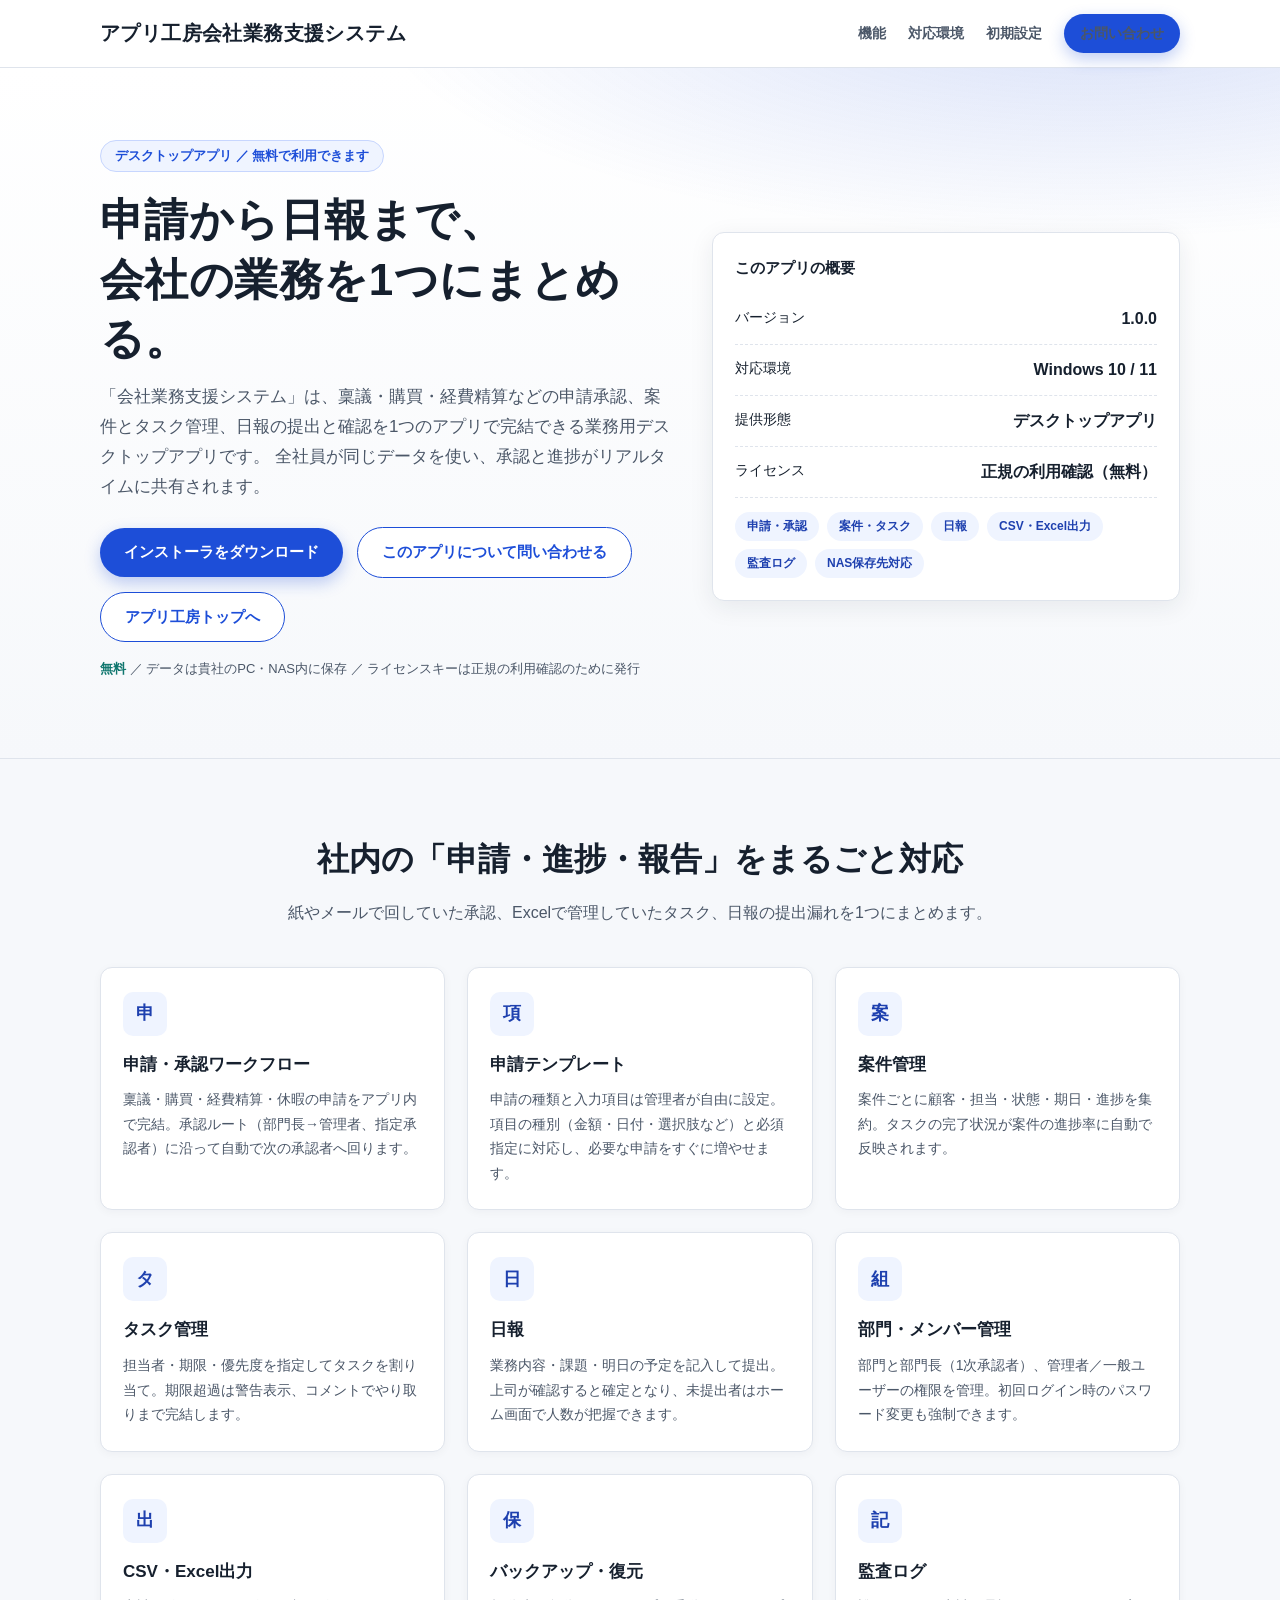
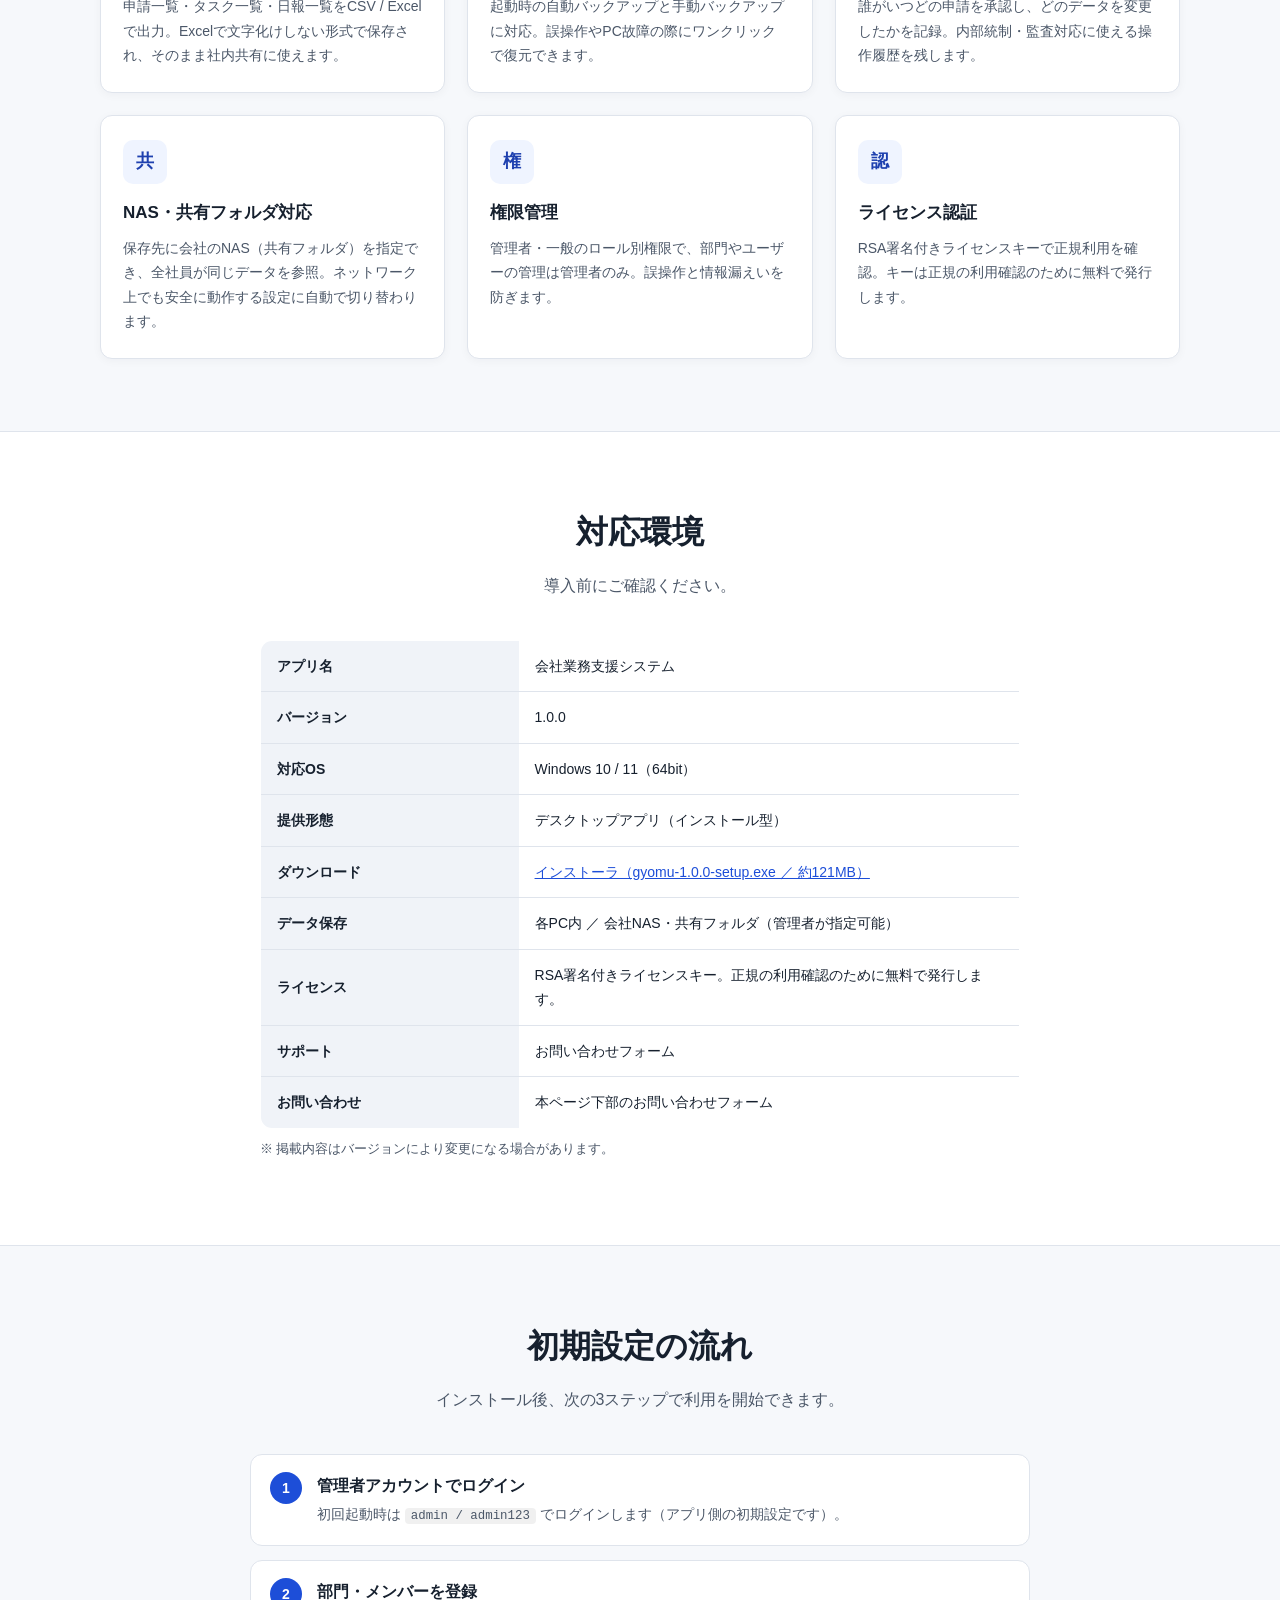
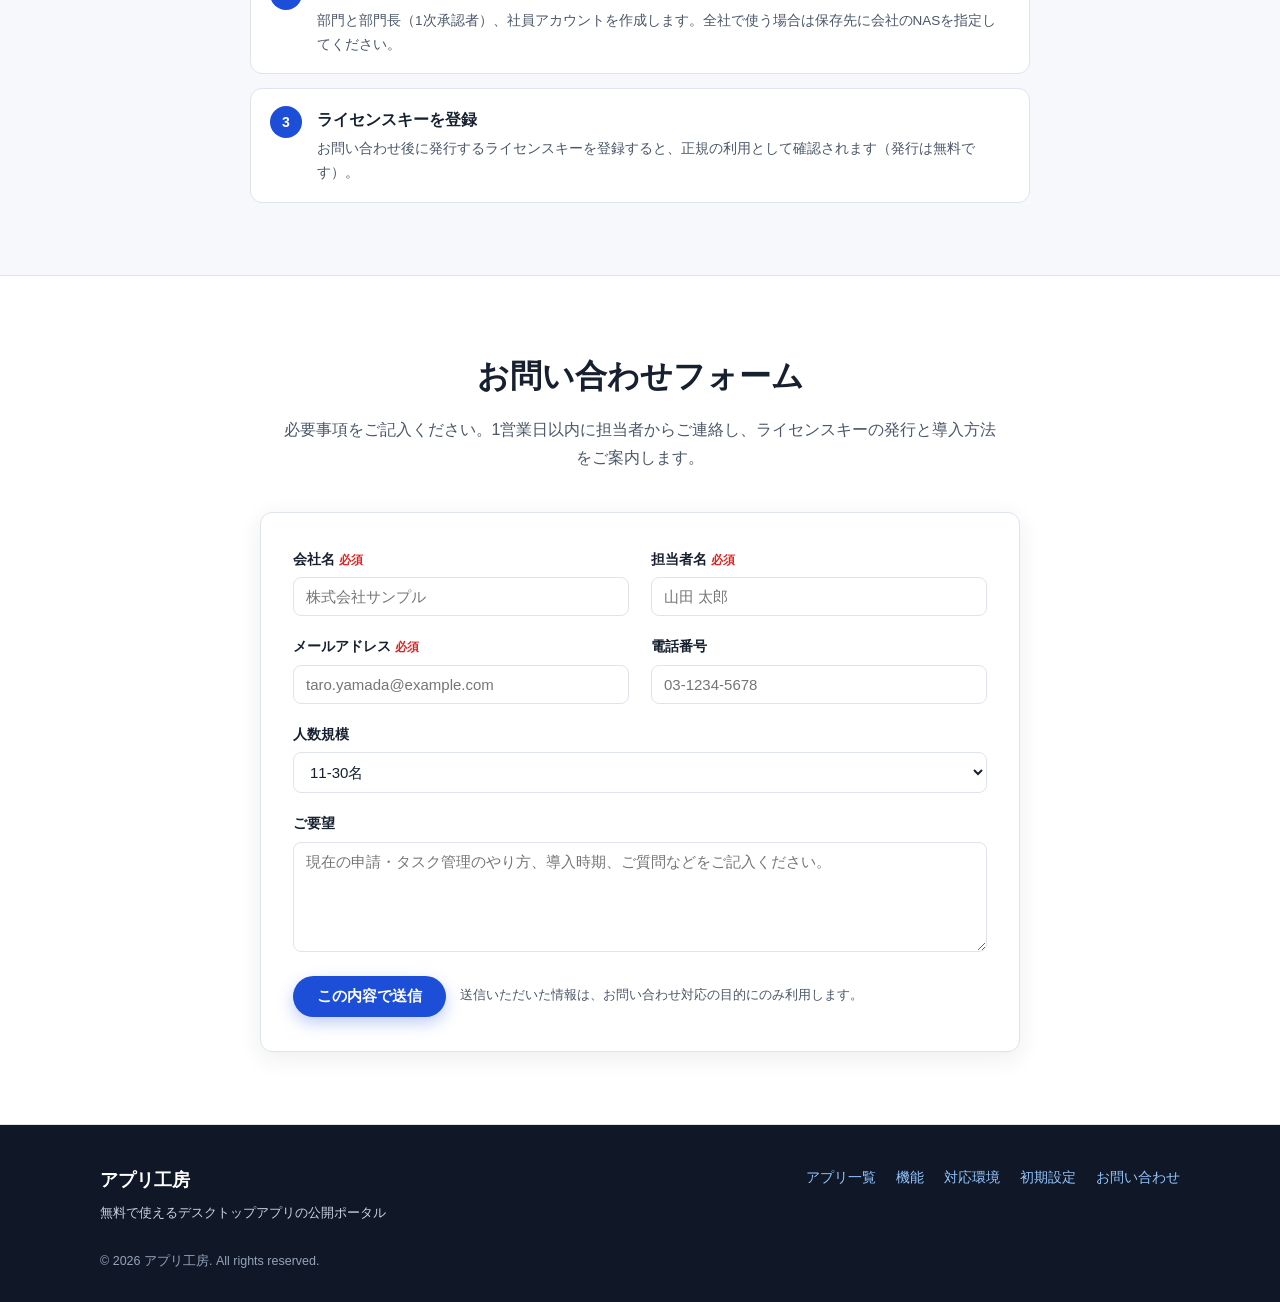
<file: apps/gyomu.html>
<!DOCTYPE html>
<html lang="ja">
<head>
<meta charset="utf-8">
<meta name="viewport" content="width=device-width, initial-scale=1">
<!-- ============================================================
     Configuration — change these values as needed.
     FORM_ENDPOINT : URL of the form backend (e.g. Formspree).
                     Leave '' to store applications in localStorage.
     ============================================================ -->
<script>
const FORM_ENDPOINT = '';
</script>
<title>会社業務支援システム | アプリ工房</title>
<meta name="description" content="デスクトップアプリ「会社業務支援システム」。申請・承認ワークフロー、案件・タスク管理、日報、部門・メンバー管理、監査ログ、CSV/Excel出力、NAS保存先対応。無料で利用できる業務用デスクトップアプリです。">
<link rel="stylesheet" href="../assets/style.css">
</head>
<body>

<header class="site">
  <div class="container header-inner">
    <a class="brand" href="../index.html">アプリ工房<span>会社業務支援システム</span></a>
    <button class="nav-toggle" id="navToggle" aria-label="メニュー">☰</button>
    <nav class="site" id="navMenu">
      <a href="#features">機能</a>
      <a href="#spec">対応環境</a>
      <a href="#setup">初期設定</a>
      <a href="#apply" class="btn btn-primary btn-sm">お問い合わせ</a>
    </nav>
  </div>
</header>

<!-- ================= Detail ================= -->
<div id="detail-view">
  <div class="hero">
    <div class="container hero-grid">
      <div>
        <span class="eyebrow">デスクトップアプリ ／ 無料で利用できます</span>
        <h1>申請から日報まで、<br>会社の業務を1つにまとめる。</h1>
        <p class="lead">
          「会社業務支援システム」は、稟議・購買・経費精算などの申請承認、案件とタスク管理、日報の提出と確認を1つのアプリで完結できる業務用デスクトップアプリです。
          全社員が同じデータを使い、承認と進捗がリアルタイムに共有されます。
        </p>
        <div class="hero-cta">
          <a href="https://github.com/yukkuriLabs/app-kobo/releases/download/gyomu-v1.0.0/gyomu-1.0.0-setup.exe" class="btn btn-primary">インストーラをダウンロード</a>
          <a href="#apply" class="btn btn-ghost">このアプリについて問い合わせる</a>
          <a href="../index.html" class="btn btn-ghost">アプリ工房トップへ</a>
        </div>
        <p class="hero-note"><strong>無料</strong> ／ データは貴社のPC・NAS内に保存 ／ ライセンスキーは正規の利用確認のために発行</p>
      </div>
      <div class="hero-panel">
        <h3>このアプリの概要</h3>
        <div class="stat-row"><span>バージョン</span><b>1.0.0</b></div>
        <div class="stat-row"><span>対応環境</span><b>Windows 10 / 11</b></div>
        <div class="stat-row"><span>提供形態</span><b>デスクトップアプリ</b></div>
        <div class="stat-row"><span>ライセンス</span><b>正規の利用確認（無料）</b></div>
        <div class="pill-list">
          <span class="pill">申請・承認</span><span class="pill">案件・タスク</span>
          <span class="pill">日報</span><span class="pill">CSV・Excel出力</span>
          <span class="pill">監査ログ</span><span class="pill">NAS保存先対応</span>
        </div>
      </div>
    </div>
  </div>

  <section class="block" id="features">
    <div class="container">
      <div class="sec-head">
        <h2>社内の「申請・進捗・報告」をまるごと対応</h2>
        <p>紙やメールで回していた承認、Excelで管理していたタスク、日報の提出漏れを1つにまとめます。</p>
      </div>
      <div class="feature-grid">
        <div class="feature">
          <div class="icon">申</div>
          <h3>申請・承認ワークフロー</h3>
          <p>稟議・購買・経費精算・休暇の申請をアプリ内で完結。承認ルート（部門長→管理者、指定承認者）に沿って自動で次の承認者へ回ります。</p>
        </div>
        <div class="feature">
          <div class="icon">項</div>
          <h3>申請テンプレート</h3>
          <p>申請の種類と入力項目は管理者が自由に設定。項目の種別（金額・日付・選択肢など）と必須指定に対応し、必要な申請をすぐに増やせます。</p>
        </div>
        <div class="feature">
          <div class="icon">案</div>
          <h3>案件管理</h3>
          <p>案件ごとに顧客・担当・状態・期日・進捗を集約。タスクの完了状況が案件の進捗率に自動で反映されます。</p>
        </div>
        <div class="feature">
          <div class="icon">タ</div>
          <h3>タスク管理</h3>
          <p>担当者・期限・優先度を指定してタスクを割り当て。期限超過は警告表示、コメントでやり取りまで完結します。</p>
        </div>
        <div class="feature">
          <div class="icon">日</div>
          <h3>日報</h3>
          <p>業務内容・課題・明日の予定を記入して提出。上司が確認すると確定となり、未提出者はホーム画面で人数が把握できます。</p>
        </div>
        <div class="feature">
          <div class="icon">組</div>
          <h3>部門・メンバー管理</h3>
          <p>部門と部門長（1次承認者）、管理者／一般ユーザーの権限を管理。初回ログイン時のパスワード変更も強制できます。</p>
        </div>
        <div class="feature">
          <div class="icon">出</div>
          <h3>CSV・Excel出力</h3>
          <p>申請一覧・タスク一覧・日報一覧をCSV / Excelで出力。Excelで文字化けしない形式で保存され、そのまま社内共有に使えます。</p>
        </div>
        <div class="feature">
          <div class="icon">保</div>
          <h3>バックアップ・復元</h3>
          <p>起動時の自動バックアップと手動バックアップに対応。誤操作やPC故障の際にワンクリックで復元できます。</p>
        </div>
        <div class="feature">
          <div class="icon">記</div>
          <h3>監査ログ</h3>
          <p>誰がいつどの申請を承認し、どのデータを変更したかを記録。内部統制・監査対応に使える操作履歴を残します。</p>
        </div>
        <div class="feature">
          <div class="icon">共</div>
          <h3>NAS・共有フォルダ対応</h3>
          <p>保存先に会社のNAS（共有フォルダ）を指定でき、全社員が同じデータを参照。ネットワーク上でも安全に動作する設定に自動で切り替わります。</p>
        </div>
        <div class="feature">
          <div class="icon">権</div>
          <h3>権限管理</h3>
          <p>管理者・一般のロール別権限で、部門やユーザーの管理は管理者のみ。誤操作と情報漏えいを防ぎます。</p>
        </div>
        <div class="feature">
          <div class="icon">認</div>
          <h3>ライセンス認証</h3>
          <p>RSA署名付きライセンスキーで正規利用を確認。キーは正規の利用確認のために無料で発行します。</p>
        </div>
      </div>
    </div>
  </section>

  <section class="block alt" id="spec">
    <div class="container">
      <div class="sec-head">
        <h2>対応環境</h2>
        <p>導入前にご確認ください。</p>
      </div>
      <div style="max-width:760px;margin:0 auto;">
        <table class="company">
          <tbody>
            <tr><th>アプリ名</th><td>会社業務支援システム</td></tr>
            <tr><th>バージョン</th><td>1.0.0</td></tr>
            <tr><th>対応OS</th><td>Windows 10 / 11（64bit）</td></tr>
            <tr><th>提供形態</th><td>デスクトップアプリ（インストール型）</td></tr>
            <tr><th>ダウンロード</th><td><a href="https://github.com/yukkuriLabs/app-kobo/releases/download/gyomu-v1.0.0/gyomu-1.0.0-setup.exe">インストーラ（gyomu-1.0.0-setup.exe ／ 約121MB）</a></td></tr>
            <tr><th>データ保存</th><td>各PC内 ／ 会社NAS・共有フォルダ（管理者が指定可能）</td></tr>
            <tr><th>ライセンス</th><td>RSA署名付きライセンスキー。正規の利用確認のために無料で発行します。</td></tr>
            <tr><th>サポート</th><td>お問い合わせフォーム</td></tr>
            <tr><th>お問い合わせ</th><td id="specContact">本ページ下部のお問い合わせフォーム</td></tr>
          </tbody>
        </table>
        <p style="font-size:12.5px;color:var(--ink-soft);margin-top:10px;">
          ※ 掲載内容はバージョンにより変更になる場合があります。
        </p>
      </div>
    </div>
  </section>

  <section class="block" id="setup">
    <div class="container">
      <div class="sec-head">
        <h2>初期設定の流れ</h2>
        <p>インストール後、次の3ステップで利用を開始できます。</p>
      </div>
      <div class="steps">
        <div class="step">
          <div class="num">1</div>
          <div>
            <h4>管理者アカウントでログイン</h4>
            <p>初回起動時は <code>admin / admin123</code> でログインします（アプリ側の初期設定です）。</p>
          </div>
        </div>
        <div class="step">
          <div class="num">2</div>
          <div>
            <h4>部門・メンバーを登録</h4>
            <p>部門と部門長（1次承認者）、社員アカウントを作成します。全社で使う場合は保存先に会社のNASを指定してください。</p>
          </div>
        </div>
        <div class="step">
          <div class="num">3</div>
          <div>
            <h4>ライセンスキーを登録</h4>
            <p>お問い合わせ後に発行するライセンスキーを登録すると、正規の利用として確認されます（発行は無料です）。</p>
          </div>
        </div>
      </div>
    </div>
  </section>

  <section class="block alt" id="apply">
    <div class="container">
      <div class="sec-head">
        <h2>お問い合わせフォーム</h2>
        <p>必要事項をご記入ください。1営業日以内に担当者からご連絡し、ライセンスキーの発行と導入方法をご案内します。</p>
      </div>
      <div class="form-card">
        <div class="error-box" id="formError"></div>

        <form id="applyForm" novalidate>
          <div class="form-grid">
            <div class="field">
              <label for="f-company">会社名<span class="req">必須</span></label>
              <input type="text" id="f-company" name="company" autocomplete="organization" required placeholder="株式会社サンプル">
            </div>
            <div class="field">
              <label for="f-name">担当者名<span class="req">必須</span></label>
              <input type="text" id="f-name" name="name" autocomplete="name" required placeholder="山田 太郎">
            </div>
            <div class="field">
              <label for="f-email">メールアドレス<span class="req">必須</span></label>
              <input type="email" id="f-email" name="email" autocomplete="email" required placeholder="taro.yamada@example.com">
            </div>
            <div class="field">
              <label for="f-phone">電話番号</label>
              <input type="tel" id="f-phone" name="phone" autocomplete="tel" placeholder="03-1234-5678">
            </div>
            <div class="field full">
              <label for="f-size">人数規模</label>
              <select id="f-size" name="size">
                <option value="〜10名">〜10名</option>
                <option value="11-30名" selected>11-30名</option>
                <option value="31-100名">31-100名</option>
                <option value="101名〜">101名〜</option>
              </select>
            </div>
            <div class="field full">
              <label for="f-message">ご要望</label>
              <textarea id="f-message" name="message" placeholder="現在の申請・タスク管理のやり方、導入時期、ご質問などをご記入ください。"></textarea>
            </div>
          </div>
          <div class="form-actions">
            <button type="submit" class="btn btn-primary">この内容で送信</button>
            <span class="note">送信いただいた情報は、お問い合わせ対応の目的にのみ利用します。</span>
          </div>
        </form>

        <div class="confirm" id="confirmBox">
          <div class="ok-icon">✓</div>
          <h3>お問い合わせを受け付けました</h3>
          <div class="app-no" id="confirmNo">G-00000000-0000</div>
          <p>お問い合わせ番号を控えのうえ、1営業日以内に担当者よりご連絡いたします。</p>
          <p id="confirmSaveNote"></p>
          <div class="warn" id="confirmWarn" style="display:none;"></div>
          <div class="confirm-actions">
            <button type="button" class="btn btn-primary" id="copyMailBtn">お問い合わせ内容をコピー</button>
            <button type="button" class="btn btn-ghost" id="againBtn">続けて入力する</button>
          </div>
          <p style="font-size:12.5px;margin-top:14px;">
            コピーした内容は、担当者とのやり取りや社内共有にご活用いただけます。
          </p>
        </div>
      </div>
    </div>
  </section>

  <footer class="site">
    <div class="container">
      <div class="foot-top">
        <div>
          <div class="brand-f">アプリ工房</div>
          <div style="font-size:13px;margin-top:6px;">無料で使えるデスクトップアプリの公開ポータル</div>
        </div>
        <div class="foot-links">
          <a href="../index.html">アプリ一覧</a>
          <a href="#features">機能</a>
          <a href="#spec">対応環境</a>
          <a href="#setup">初期設定</a>
          <a href="#apply">お問い合わせ</a>
        </div>
      </div>
      <div class="copy">© 2026 アプリ工房. All rights reserved.</div>
    </div>
  </footer>
</div>

<div id="toast"></div>

<script>
/* =====================================================================
   Application storage (same key / shape as index.html & admin.html)
   ===================================================================== */
const STORAGE_KEY = 'gyomu_applications';
const APP_ID = 'gyomu';
const APP_NAME = '会社業務支援システム';

function loadApplications() {
  try {
    const raw = localStorage.getItem(STORAGE_KEY);
    const list = raw ? JSON.parse(raw) : [];
    return Array.isArray(list) ? list : [];
  } catch (e) { return []; }
}
function saveApplications(list) {
  try { localStorage.setItem(STORAGE_KEY, JSON.stringify(list)); } catch (e) {}
}
function formatDate(iso) {
  if (!iso) return '';
  const d = new Date(iso);
  if (isNaN(d.getTime())) return String(iso);
  const p = n => String(n).padStart(2, '0');
  return d.getFullYear() + '-' + p(d.getMonth() + 1) + '-' + p(d.getDate()) +
         ' ' + p(d.getHours()) + ':' + p(d.getMinutes());
}
function showToast(msg) {
  const t = document.getElementById('toast');
  t.textContent = msg;
  t.classList.add('show');
  clearTimeout(showToast._timer);
  showToast._timer = setTimeout(() => t.classList.remove('show'), 2200);
}
function copyText(text) {
  if (navigator.clipboard && window.isSecureContext) {
    return navigator.clipboard.writeText(text);
  }
  return new Promise((resolve, reject) => {
    const ta = document.createElement('textarea');
    ta.value = text;
    ta.style.position = 'fixed'; ta.style.opacity = '0';
    document.body.appendChild(ta);
    ta.select();
    try { document.execCommand('copy') ? resolve() : reject(new Error('copy failed')); }
    catch (e) { reject(e); }
    finally { document.body.removeChild(ta); }
  });
}

/* ---------- Mobile nav ---------- */
document.getElementById('navToggle').addEventListener('click', () => {
  document.getElementById('navMenu').classList.toggle('open');
});
document.getElementById('navMenu').addEventListener('click', e => {
  if (e.target.tagName === 'A') document.getElementById('navMenu').classList.remove('open');
});

/* ---------- Contact (inquiry) form ---------- */
function makeApplicationNumber() {
  const d = new Date();
  const p = n => String(n).padStart(2, '0');
  const ymd = d.getFullYear() + p(d.getMonth() + 1) + p(d.getDate());
  let rand = '';
  for (let i = 0; i < 4; i++) rand += Math.floor(Math.random() * 16).toString(16);
  return 'G-' + ymd + '-' + rand;
}

function buildMailBody(app) {
  return [
    '【' + app.appName + ' お問い合わせ】',
    'お問い合わせ番号: ' + app.no,
    '対象アプリ: ' + app.appName,
    '会社名: ' + app.company,
    '担当者名: ' + app.name,
    'メールアドレス: ' + app.email,
    '電話番号: ' + (app.phone || '（未記入）'),
    '人数規模: ' + (app.size || '（未記入）'),
    'ご要望: ' + (app.message || '（なし）'),
    '受付日時: ' + formatDate(app.at),
    '',
    '※ この内容はお問い合わせフォームの入力内容をそのままコピーしたものです。'
  ].join('\n');
}

let lastApplication = null;

document.getElementById('applyForm').addEventListener('submit', async function (e) {
  e.preventDefault();
  const errBox = document.getElementById('formError');
  errBox.style.display = 'none';
  errBox.textContent = '';

  const val = id => document.getElementById(id).value.trim();
  const app = {
    no: makeApplicationNumber(),
    app: APP_ID,
    appName: APP_NAME,
    company: val('f-company'),
    name: val('f-name'),
    email: val('f-email'),
    phone: val('f-phone'),
    size: val('f-size'),
    message: val('f-message'),
    at: new Date().toISOString(),
    status: '未処理',
    licenseKey: null
  };

  const missing = [];
  if (!app.company) missing.push('会社名');
  if (!app.name) missing.push('担当者名');
  if (!app.email) missing.push('メールアドレス');
  if (app.email && !/^[^\s@]+@[^\s@]+\.[^\s@]+$/.test(app.email)) {
    errBox.textContent = 'メールアドレスの形式が正しくありません。';
    errBox.style.display = 'block';
    document.getElementById('f-email').focus();
    return;
  }
  if (missing.length) {
    errBox.textContent = '必須項目を入力してください: ' + missing.join(' / ');
    errBox.style.display = 'block';
    return;
  }

  /* 1) Always keep a local copy (device-local). */
  const list = loadApplications();
  list.push(app);
  saveApplications(list);
  lastApplication = app;

  /* 2) Optional remote endpoint. */
  let remoteOk = null; // null = not attempted
  if (FORM_ENDPOINT) {
    try {
      const res = await fetch(FORM_ENDPOINT, {
        method: 'POST',
        headers: { 'Content-Type': 'application/json', 'Accept': 'application/json' },
        body: JSON.stringify(app)
      });
      if (!res.ok) throw new Error('HTTP ' + res.status);
      remoteOk = true;
    } catch (err) {
      remoteOk = false;
      /* fallback: already saved to localStorage above */
    }
  }

  /* 3) Confirmation view */
  document.getElementById('applyForm').style.display = 'none';
  document.getElementById('confirmBox').style.display = 'block';
  document.getElementById('confirmNo').textContent = app.no;

  const saveNote = document.getElementById('confirmSaveNote');
  const warn = document.getElementById('confirmWarn');
  if (remoteOk === true) {
    saveNote.textContent = '入力内容はサーバーへ送信され、この端末にも保存されました。';
    warn.style.display = 'none';
  } else if (remoteOk === false) {
    saveNote.textContent = '';
    warn.style.display = '';
    warn.textContent = 'サーバーへの送信に失敗したため、この端末の localStorage に保存しました。下のボタンで内容をコピーして共有してください。';
  } else {
    saveNote.textContent = '入力内容はこの端末の localStorage に保存されました。';
    warn.style.display = 'none';
  }

  window.scrollTo({ top: document.getElementById('apply').offsetTop - 60, behavior: 'smooth' });
});

document.getElementById('copyMailBtn').addEventListener('click', () => {
  if (!lastApplication) return;
  copyText(buildMailBody(lastApplication))
    .then(() => showToast('お問い合わせ内容をコピーしました'))
    .catch(() => showToast('コピーできませんでした。手動で選択してください'));
});

document.getElementById('againBtn').addEventListener('click', () => {
  document.getElementById('confirmBox').style.display = 'none';
  const form = document.getElementById('applyForm');
  form.reset();
  form.style.display = '';
  window.scrollTo({ top: document.getElementById('apply').offsetTop - 60, behavior: 'smooth' });
});
</script>
</body>
</html>
</file>
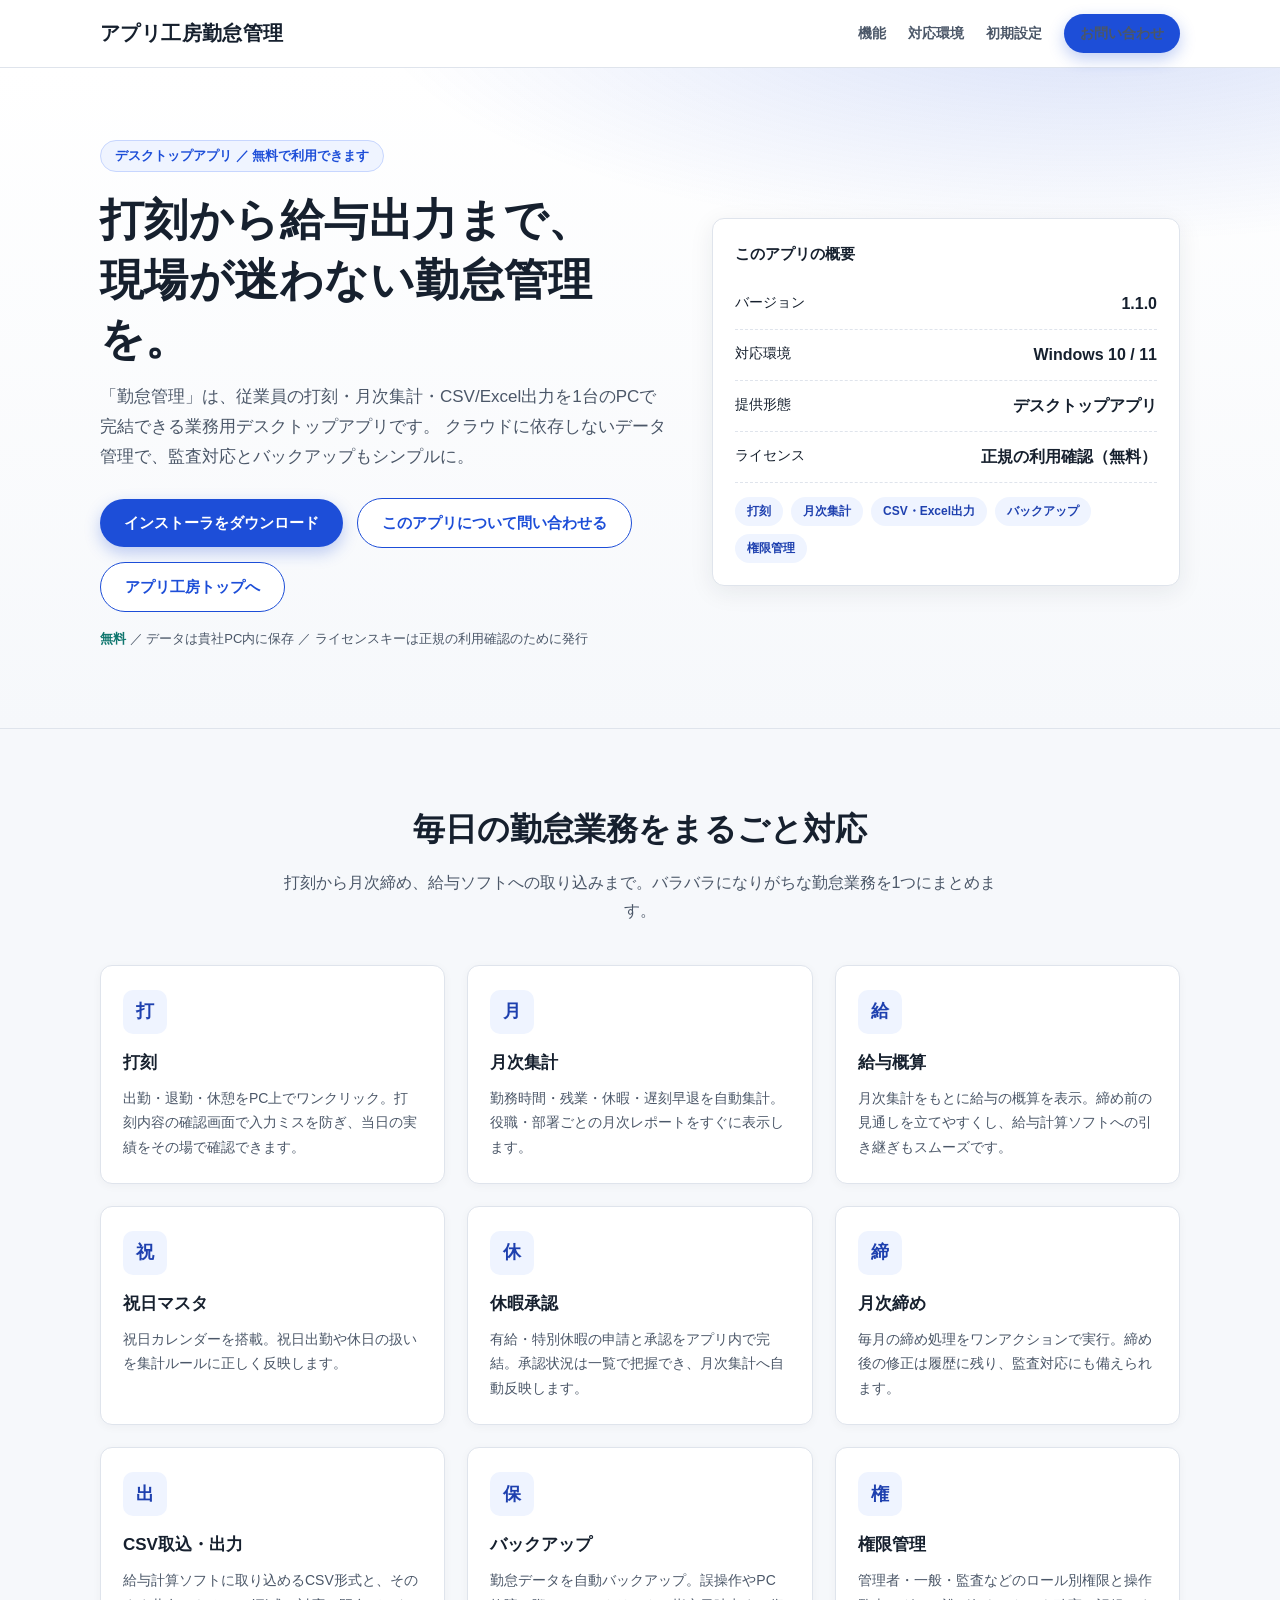
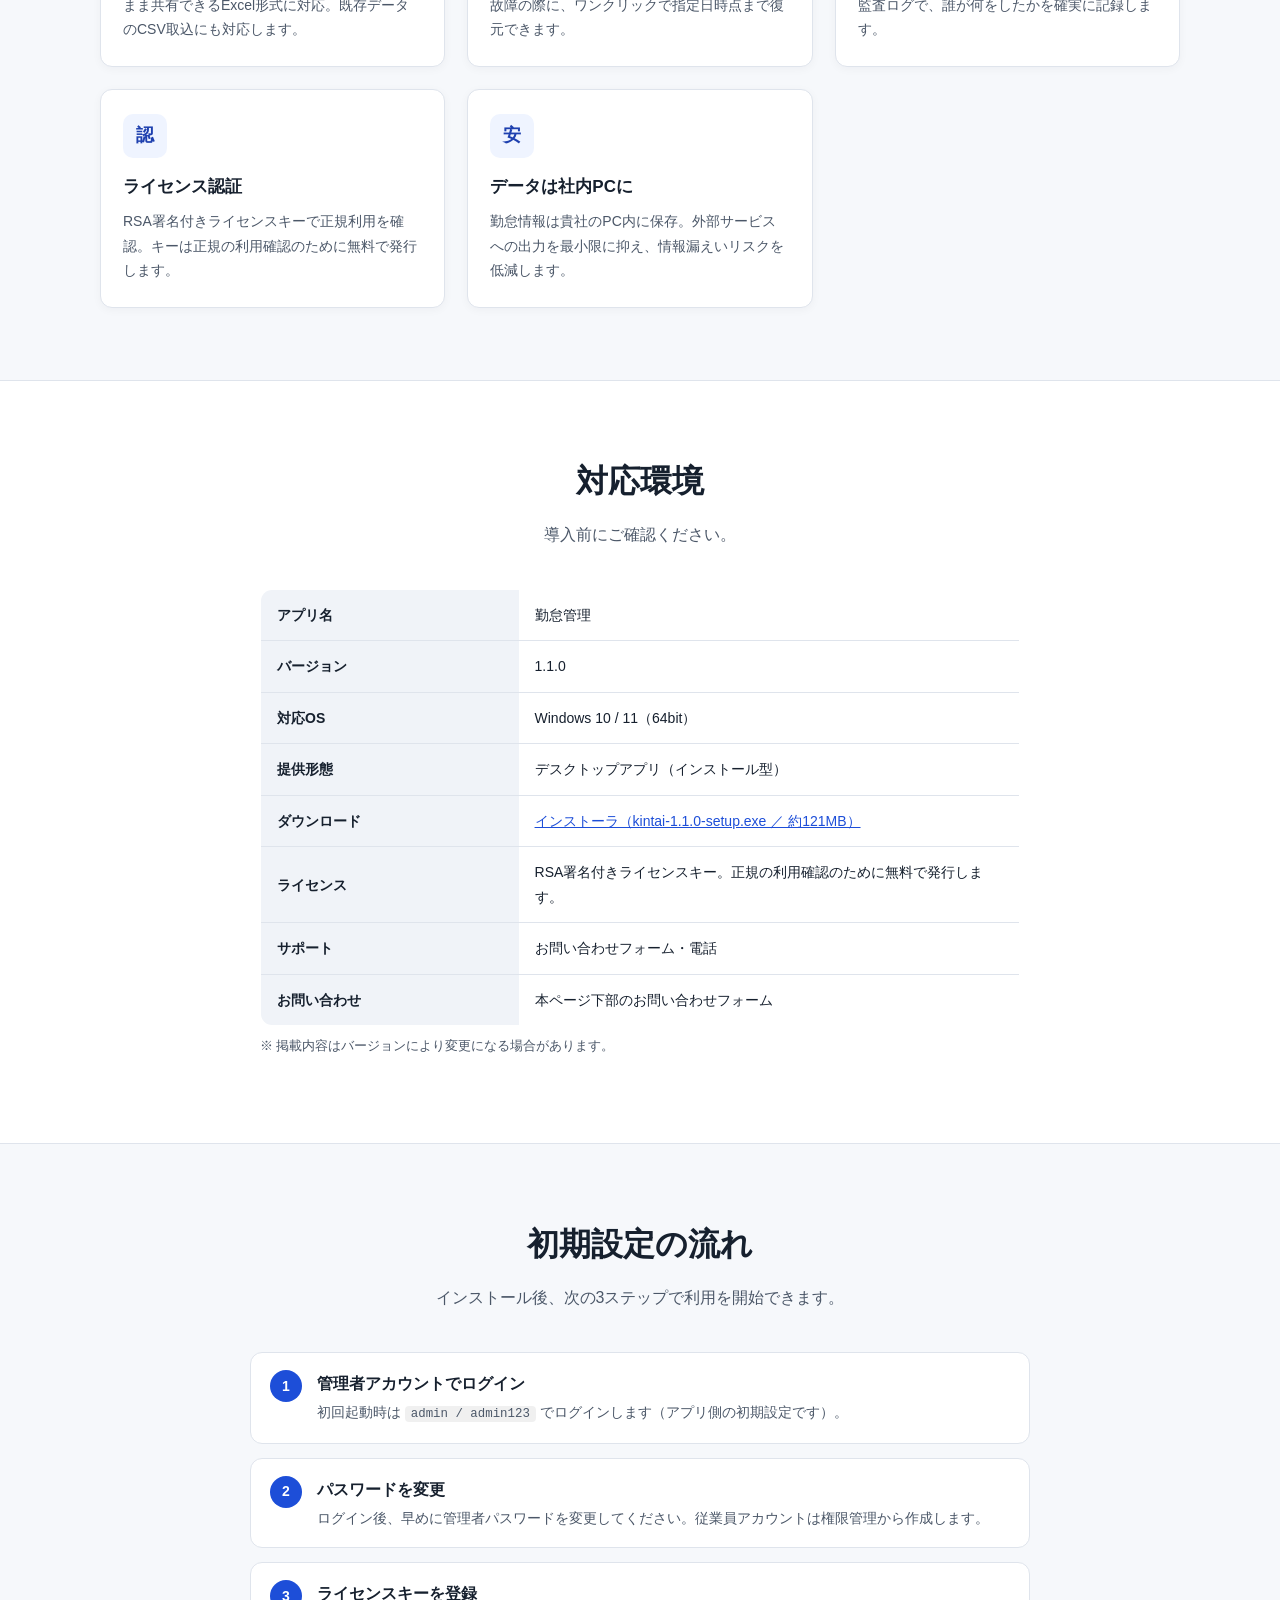
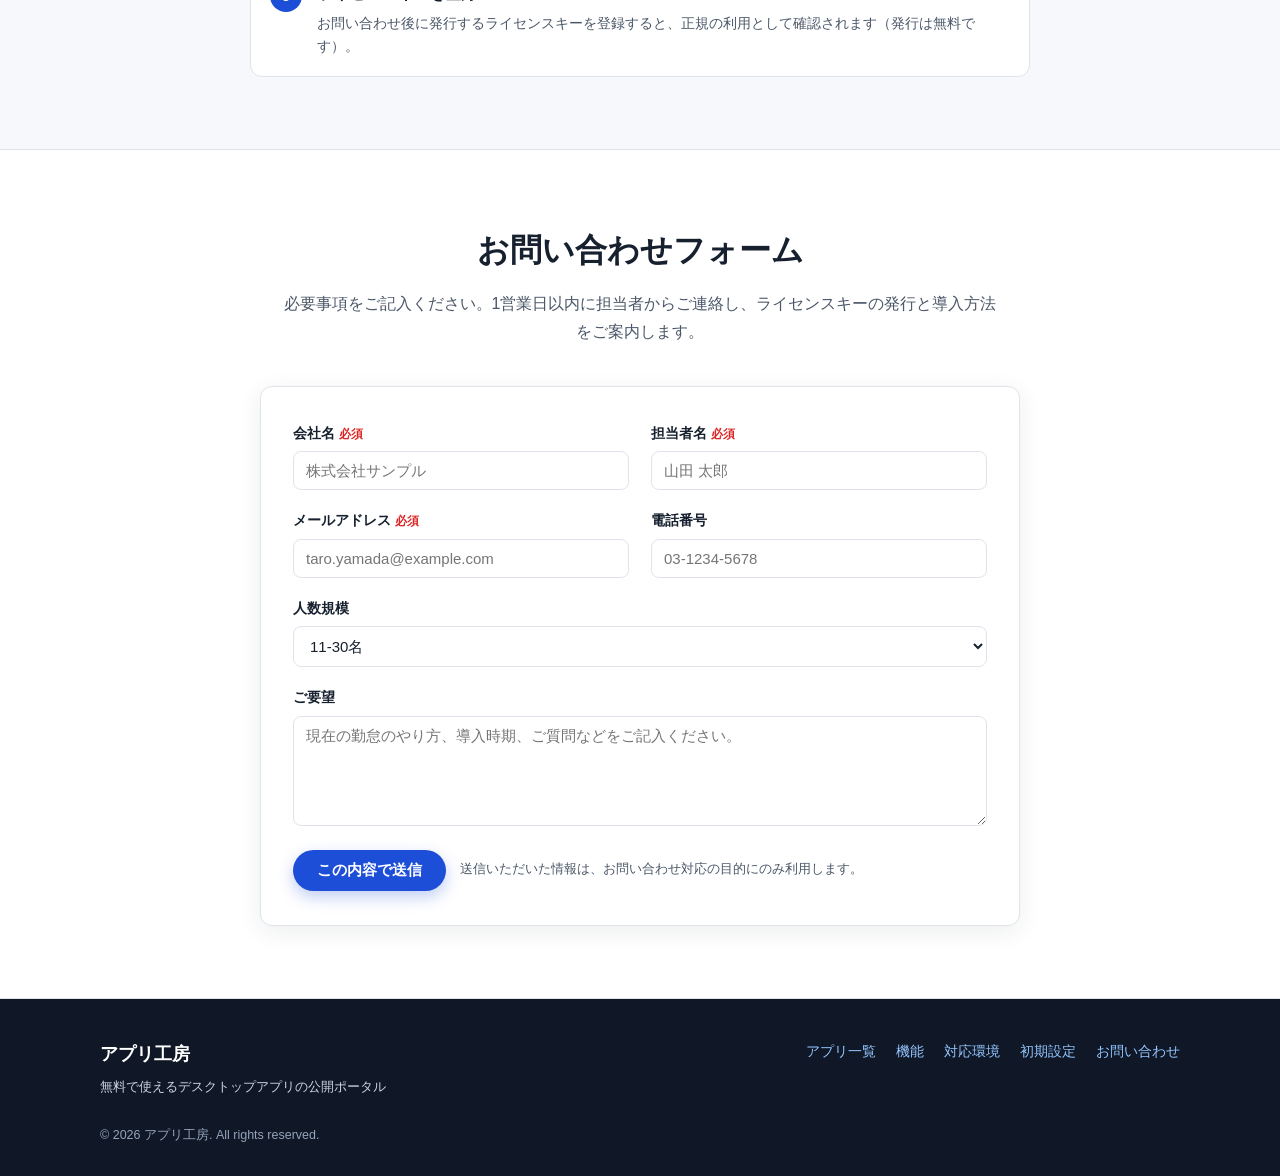
<file: apps/kintai.html>
<!DOCTYPE html>
<html lang="ja">
<head>
<meta charset="utf-8">
<meta name="viewport" content="width=device-width, initial-scale=1">
<!-- ============================================================
     Configuration — change these values as needed.
     FORM_ENDPOINT : URL of the form backend (e.g. Formspree).
                     Leave '' to store applications in localStorage.
     ============================================================ -->
<script>
const FORM_ENDPOINT = '';
</script>
<title>勤怠管理 | アプリ工房</title>
<meta name="description" content="デスクトップアプリ「勤怠管理」。打刻・月次集計・給与概算・祝日マスタ・休暇承認・CSV出力・バックアップ・権限管理。無料で利用できる業務用デスクトップアプリです。">
<link rel="stylesheet" href="../assets/style.css">
</head>
<body>

<header class="site">
  <div class="container header-inner">
    <a class="brand" href="../index.html">アプリ工房<span>勤怠管理</span></a>
    <button class="nav-toggle" id="navToggle" aria-label="メニュー">☰</button>
    <nav class="site" id="navMenu">
      <a href="#features">機能</a>
      <a href="#spec">対応環境</a>
      <a href="#setup">初期設定</a>
      <a href="#apply" class="btn btn-primary btn-sm">お問い合わせ</a>
    </nav>
  </div>
</header>

<!-- ================= Detail ================= -->
<div id="detail-view">
  <div class="hero">
    <div class="container hero-grid">
      <div>
        <span class="eyebrow">デスクトップアプリ ／ 無料で利用できます</span>
        <h1>打刻から給与出力まで、<br>現場が迷わない勤怠管理を。</h1>
        <p class="lead">
          「勤怠管理」は、従業員の打刻・月次集計・CSV/Excel出力を1台のPCで完結できる業務用デスクトップアプリです。
          クラウドに依存しないデータ管理で、監査対応とバックアップもシンプルに。
        </p>
        <div class="hero-cta">
          <a href="https://github.com/yukkuriLabs/app-kobo/releases/download/v1.1.0/kintai-1.1.0-setup.exe" class="btn btn-primary">インストーラをダウンロード</a>
          <a href="#apply" class="btn btn-ghost">このアプリについて問い合わせる</a>
          <a href="../index.html" class="btn btn-ghost">アプリ工房トップへ</a>
        </div>
        <p class="hero-note"><strong>無料</strong> ／ データは貴社PC内に保存 ／ ライセンスキーは正規の利用確認のために発行</p>
      </div>
      <div class="hero-panel">
        <h3>このアプリの概要</h3>
        <div class="stat-row"><span>バージョン</span><b>1.1.0</b></div>
        <div class="stat-row"><span>対応環境</span><b>Windows 10 / 11</b></div>
        <div class="stat-row"><span>提供形態</span><b>デスクトップアプリ</b></div>
        <div class="stat-row"><span>ライセンス</span><b>正規の利用確認（無料）</b></div>
        <div class="pill-list">
          <span class="pill">打刻</span><span class="pill">月次集計</span>
          <span class="pill">CSV・Excel出力</span><span class="pill">バックアップ</span>
          <span class="pill">権限管理</span>
        </div>
      </div>
    </div>
  </div>

  <section class="block" id="features">
    <div class="container">
      <div class="sec-head">
        <h2>毎日の勤怠業務をまるごと対応</h2>
        <p>打刻から月次締め、給与ソフトへの取り込みまで。バラバラになりがちな勤怠業務を1つにまとめます。</p>
      </div>
      <div class="feature-grid">
        <div class="feature">
          <div class="icon">打</div>
          <h3>打刻</h3>
          <p>出勤・退勤・休憩をPC上でワンクリック。打刻内容の確認画面で入力ミスを防ぎ、当日の実績をその場で確認できます。</p>
        </div>
        <div class="feature">
          <div class="icon">月</div>
          <h3>月次集計</h3>
          <p>勤務時間・残業・休暇・遅刻早退を自動集計。役職・部署ごとの月次レポートをすぐに表示します。</p>
        </div>
        <div class="feature">
          <div class="icon">給</div>
          <h3>給与概算</h3>
          <p>月次集計をもとに給与の概算を表示。締め前の見通しを立てやすくし、給与計算ソフトへの引き継ぎもスムーズです。</p>
        </div>
        <div class="feature">
          <div class="icon">祝</div>
          <h3>祝日マスタ</h3>
          <p>祝日カレンダーを搭載。祝日出勤や休日の扱いを集計ルールに正しく反映します。</p>
        </div>
        <div class="feature">
          <div class="icon">休</div>
          <h3>休暇承認</h3>
          <p>有給・特別休暇の申請と承認をアプリ内で完結。承認状況は一覧で把握でき、月次集計へ自動反映します。</p>
        </div>
        <div class="feature">
          <div class="icon">締</div>
          <h3>月次締め</h3>
          <p>毎月の締め処理をワンアクションで実行。締め後の修正は履歴に残り、監査対応にも備えられます。</p>
        </div>
        <div class="feature">
          <div class="icon">出</div>
          <h3>CSV取込・出力</h3>
          <p>給与計算ソフトに取り込めるCSV形式と、そのまま共有できるExcel形式に対応。既存データのCSV取込にも対応します。</p>
        </div>
        <div class="feature">
          <div class="icon">保</div>
          <h3>バックアップ</h3>
          <p>勤怠データを自動バックアップ。誤操作やPC故障の際に、ワンクリックで指定日時点まで復元できます。</p>
        </div>
        <div class="feature">
          <div class="icon">権</div>
          <h3>権限管理</h3>
          <p>管理者・一般・監査などのロール別権限と操作監査ログで、誰が何をしたかを確実に記録します。</p>
        </div>
        <div class="feature">
          <div class="icon">認</div>
          <h3>ライセンス認証</h3>
          <p>RSA署名付きライセンスキーで正規利用を確認。キーは正規の利用確認のために無料で発行します。</p>
        </div>
        <div class="feature">
          <div class="icon">安</div>
          <h3>データは社内PCに</h3>
          <p>勤怠情報は貴社のPC内に保存。外部サービスへの出力を最小限に抑え、情報漏えいリスクを低減します。</p>
        </div>
      </div>
    </div>
  </section>

  <section class="block alt" id="spec">
    <div class="container">
      <div class="sec-head">
        <h2>対応環境</h2>
        <p>導入前にご確認ください。</p>
      </div>
      <div style="max-width:760px;margin:0 auto;">
        <table class="company">
          <tbody>
            <tr><th>アプリ名</th><td>勤怠管理</td></tr>
            <tr><th>バージョン</th><td>1.1.0</td></tr>
            <tr><th>対応OS</th><td>Windows 10 / 11（64bit）</td></tr>
            <tr><th>提供形態</th><td>デスクトップアプリ（インストール型）</td></tr>
            <tr><th>ダウンロード</th><td><a href="https://github.com/yukkuriLabs/app-kobo/releases/download/v1.1.0/kintai-1.1.0-setup.exe">インストーラ（kintai-1.1.0-setup.exe ／ 約121MB）</a></td></tr>
            <tr><th>ライセンス</th><td>RSA署名付きライセンスキー。正規の利用確認のために無料で発行します。</td></tr>
            <tr><th>サポート</th><td>お問い合わせフォーム・電話</td></tr>
            <tr><th>お問い合わせ</th><td id="specContact">本ページ下部のお問い合わせフォーム</td></tr>
          </tbody>
        </table>
        <p style="font-size:12.5px;color:var(--ink-soft);margin-top:10px;">
          ※ 掲載内容はバージョンにより変更になる場合があります。
        </p>
      </div>
    </div>
  </section>

  <section class="block" id="setup">
    <div class="container">
      <div class="sec-head">
        <h2>初期設定の流れ</h2>
        <p>インストール後、次の3ステップで利用を開始できます。</p>
      </div>
      <div class="steps">
        <div class="step">
          <div class="num">1</div>
          <div>
            <h4>管理者アカウントでログイン</h4>
            <p>初回起動時は <code>admin / admin123</code> でログインします（アプリ側の初期設定です）。</p>
          </div>
        </div>
        <div class="step">
          <div class="num">2</div>
          <div>
            <h4>パスワードを変更</h4>
            <p>ログイン後、早めに管理者パスワードを変更してください。従業員アカウントは権限管理から作成します。</p>
          </div>
        </div>
        <div class="step">
          <div class="num">3</div>
          <div>
            <h4>ライセンスキーを登録</h4>
            <p>お問い合わせ後に発行するライセンスキーを登録すると、正規の利用として確認されます（発行は無料です）。</p>
          </div>
        </div>
      </div>
    </div>
  </section>

  <section class="block alt" id="apply">
    <div class="container">
      <div class="sec-head">
        <h2>お問い合わせフォーム</h2>
        <p>必要事項をご記入ください。1営業日以内に担当者からご連絡し、ライセンスキーの発行と導入方法をご案内します。</p>
      </div>
      <div class="form-card">
        <div class="error-box" id="formError"></div>

        <form id="applyForm" novalidate>
          <div class="form-grid">
            <div class="field">
              <label for="f-company">会社名<span class="req">必須</span></label>
              <input type="text" id="f-company" name="company" autocomplete="organization" required placeholder="株式会社サンプル">
            </div>
            <div class="field">
              <label for="f-name">担当者名<span class="req">必須</span></label>
              <input type="text" id="f-name" name="name" autocomplete="name" required placeholder="山田 太郎">
            </div>
            <div class="field">
              <label for="f-email">メールアドレス<span class="req">必須</span></label>
              <input type="email" id="f-email" name="email" autocomplete="email" required placeholder="taro.yamada@example.com">
            </div>
            <div class="field">
              <label for="f-phone">電話番号</label>
              <input type="tel" id="f-phone" name="phone" autocomplete="tel" placeholder="03-1234-5678">
            </div>
            <div class="field full">
              <label for="f-size">人数規模</label>
              <select id="f-size" name="size">
                <option value="〜10名">〜10名</option>
                <option value="11-30名" selected>11-30名</option>
                <option value="31-100名">31-100名</option>
                <option value="101名〜">101名〜</option>
              </select>
            </div>
            <div class="field full">
              <label for="f-message">ご要望</label>
              <textarea id="f-message" name="message" placeholder="現在の勤怠のやり方、導入時期、ご質問などをご記入ください。"></textarea>
            </div>
          </div>
          <div class="form-actions">
            <button type="submit" class="btn btn-primary">この内容で送信</button>
            <span class="note">送信いただいた情報は、お問い合わせ対応の目的にのみ利用します。</span>
          </div>
        </form>

        <div class="confirm" id="confirmBox">
          <div class="ok-icon">✓</div>
          <h3>お問い合わせを受け付けました</h3>
          <div class="app-no" id="confirmNo">K-00000000-0000</div>
          <p>お問い合わせ番号を控えのうえ、1営業日以内に担当者よりご連絡いたします。</p>
          <p id="confirmSaveNote"></p>
          <div class="warn" id="confirmWarn" style="display:none;"></div>
          <div class="confirm-actions">
            <button type="button" class="btn btn-primary" id="copyMailBtn">お問い合わせ内容をコピー</button>
            <button type="button" class="btn btn-ghost" id="againBtn">続けて入力する</button>
          </div>
          <p style="font-size:12.5px;margin-top:14px;">
            コピーした内容は、担当者とのやり取りや社内共有にご活用いただけます。
          </p>
        </div>
      </div>
    </div>
  </section>

  <footer class="site">
    <div class="container">
      <div class="foot-top">
        <div>
          <div class="brand-f">アプリ工房</div>
          <div style="font-size:13px;margin-top:6px;">無料で使えるデスクトップアプリの公開ポータル</div>
        </div>
        <div class="foot-links">
          <a href="../index.html">アプリ一覧</a>
          <a href="#features">機能</a>
          <a href="#spec">対応環境</a>
          <a href="#setup">初期設定</a>
          <a href="#apply">お問い合わせ</a>
        </div>
      </div>
      <div class="copy">© 2026 アプリ工房. All rights reserved.</div>
    </div>
  </footer>
</div>

<div id="toast"></div>

<script>
/* =====================================================================
   Application storage (same key / shape as index.html & admin.html)
   ===================================================================== */
const STORAGE_KEY = 'kintai_applications';
const APP_ID = 'kintai';
const APP_NAME = '勤怠管理';

function loadApplications() {
  try {
    const raw = localStorage.getItem(STORAGE_KEY);
    const list = raw ? JSON.parse(raw) : [];
    return Array.isArray(list) ? list : [];
  } catch (e) { return []; }
}
function saveApplications(list) {
  try { localStorage.setItem(STORAGE_KEY, JSON.stringify(list)); } catch (e) {}
}
function formatDate(iso) {
  if (!iso) return '';
  const d = new Date(iso);
  if (isNaN(d.getTime())) return String(iso);
  const p = n => String(n).padStart(2, '0');
  return d.getFullYear() + '-' + p(d.getMonth() + 1) + '-' + p(d.getDate()) +
         ' ' + p(d.getHours()) + ':' + p(d.getMinutes());
}
function showToast(msg) {
  const t = document.getElementById('toast');
  t.textContent = msg;
  t.classList.add('show');
  clearTimeout(showToast._timer);
  showToast._timer = setTimeout(() => t.classList.remove('show'), 2200);
}
function copyText(text) {
  if (navigator.clipboard && window.isSecureContext) {
    return navigator.clipboard.writeText(text);
  }
  return new Promise((resolve, reject) => {
    const ta = document.createElement('textarea');
    ta.value = text;
    ta.style.position = 'fixed'; ta.style.opacity = '0';
    document.body.appendChild(ta);
    ta.select();
    try { document.execCommand('copy') ? resolve() : reject(new Error('copy failed')); }
    catch (e) { reject(e); }
    finally { document.body.removeChild(ta); }
  });
}

/* ---------- Mobile nav ---------- */
document.getElementById('navToggle').addEventListener('click', () => {
  document.getElementById('navMenu').classList.toggle('open');
});
document.getElementById('navMenu').addEventListener('click', e => {
  if (e.target.tagName === 'A') document.getElementById('navMenu').classList.remove('open');
});

/* ---------- Contact (inquiry) form ---------- */
function makeApplicationNumber() {
  const d = new Date();
  const p = n => String(n).padStart(2, '0');
  const ymd = d.getFullYear() + p(d.getMonth() + 1) + p(d.getDate());
  let rand = '';
  for (let i = 0; i < 4; i++) rand += Math.floor(Math.random() * 16).toString(16);
  return 'K-' + ymd + '-' + rand;
}

function buildMailBody(app) {
  return [
    '【' + app.appName + ' お問い合わせ】',
    'お問い合わせ番号: ' + app.no,
    '対象アプリ: ' + app.appName,
    '会社名: ' + app.company,
    '担当者名: ' + app.name,
    'メールアドレス: ' + app.email,
    '電話番号: ' + (app.phone || '（未記入）'),
    '人数規模: ' + (app.size || '（未記入）'),
    'ご要望: ' + (app.message || '（なし）'),
    '受付日時: ' + formatDate(app.at),
    '',
    '※ この内容はお問い合わせフォームの入力内容をそのままコピーしたものです。'
  ].join('\n');
}

let lastApplication = null;

document.getElementById('applyForm').addEventListener('submit', async function (e) {
  e.preventDefault();
  const errBox = document.getElementById('formError');
  errBox.style.display = 'none';
  errBox.textContent = '';

  const val = id => document.getElementById(id).value.trim();
  const app = {
    no: makeApplicationNumber(),
    app: APP_ID,
    appName: APP_NAME,
    company: val('f-company'),
    name: val('f-name'),
    email: val('f-email'),
    phone: val('f-phone'),
    size: val('f-size'),
    message: val('f-message'),
    at: new Date().toISOString(),
    status: '未処理',
    licenseKey: null
  };

  const missing = [];
  if (!app.company) missing.push('会社名');
  if (!app.name) missing.push('担当者名');
  if (!app.email) missing.push('メールアドレス');
  if (app.email && !/^[^\s@]+@[^\s@]+\.[^\s@]+$/.test(app.email)) {
    errBox.textContent = 'メールアドレスの形式が正しくありません。';
    errBox.style.display = 'block';
    document.getElementById('f-email').focus();
    return;
  }
  if (missing.length) {
    errBox.textContent = '必須項目を入力してください: ' + missing.join(' / ');
    errBox.style.display = 'block';
    return;
  }

  /* 1) Always keep a local copy (device-local). */
  const list = loadApplications();
  list.push(app);
  saveApplications(list);
  lastApplication = app;

  /* 2) Optional remote endpoint. */
  let remoteOk = null; // null = not attempted
  if (FORM_ENDPOINT) {
    try {
      const res = await fetch(FORM_ENDPOINT, {
        method: 'POST',
        headers: { 'Content-Type': 'application/json', 'Accept': 'application/json' },
        body: JSON.stringify(app)
      });
      if (!res.ok) throw new Error('HTTP ' + res.status);
      remoteOk = true;
    } catch (err) {
      remoteOk = false;
      /* fallback: already saved to localStorage above */
    }
  }

  /* 3) Confirmation view */
  document.getElementById('applyForm').style.display = 'none';
  document.getElementById('confirmBox').style.display = 'block';
  document.getElementById('confirmNo').textContent = app.no;

  const saveNote = document.getElementById('confirmSaveNote');
  const warn = document.getElementById('confirmWarn');
  if (remoteOk === true) {
    saveNote.textContent = '入力内容はサーバーへ送信され、この端末にも保存されました。';
    warn.style.display = 'none';
  } else if (remoteOk === false) {
    saveNote.textContent = '';
    warn.style.display = '';
    warn.textContent = 'サーバーへの送信に失敗したため、この端末の localStorage に保存しました。下のボタンで内容をコピーして共有してください。';
  } else {
    saveNote.textContent = '入力内容はこの端末の localStorage に保存されました。';
    warn.style.display = 'none';
  }

  window.scrollTo({ top: document.getElementById('apply').offsetTop - 60, behavior: 'smooth' });
});

document.getElementById('copyMailBtn').addEventListener('click', () => {
  if (!lastApplication) return;
  copyText(buildMailBody(lastApplication))
    .then(() => showToast('お問い合わせ内容をコピーしました'))
    .catch(() => showToast('コピーできませんでした。手動で選択してください'));
});

document.getElementById('againBtn').addEventListener('click', () => {
  document.getElementById('confirmBox').style.display = 'none';
  const form = document.getElementById('applyForm');
  form.reset();
  form.style.display = '';
  window.scrollTo({ top: document.getElementById('apply').offsetTop - 60, behavior: 'smooth' });
});
</script>
</body>
</html>
</file>
<file: assets/style.css>
/* ============================================================
   アプリ工房 — 共通スタイルシート
   index.html / apps/*.html / 今後のアプリページすべてが
   このファイルを参照します（デザインシステムの CSS 変数はここ）。
   ============================================================ */

:root {
  --primary: #1d4ed8;
  --primary-dark: #1e40af;
  --primary-light: #eff4ff;
  --ink: #16202e;
  --ink-soft: #4b5768;
  --line: #dfe4ec;
  --bg: #f6f8fb;
  --card: #ffffff;
  --accent: #0f766e;
  --radius: 12px;
  --shadow: 0 6px 24px rgba(22, 32, 46, .08);
}

* { box-sizing: border-box; }
html { scroll-behavior: smooth; }
body {
  margin: 0;
  font-family: -apple-system, BlinkMacSystemFont, "Segoe UI", "Hiragino Kaku Gothic ProN",
               "Hiragino Sans", "Yu Gothic UI", Meiryo, sans-serif;
  color: var(--ink);
  background: var(--bg);
  line-height: 1.75;
  font-size: 16px;
}
img { max-width: 100%; }
a { color: var(--primary); }
.container { width: min(1080px, 92%); margin: 0 auto; }
code {
  font-family: ui-monospace, Consolas, monospace; font-size: .92em;
  background: rgba(0,0,0,.06); border-radius: 4px; padding: 1px 6px;
}

/* ---------- Header ---------- */
header.site {
  position: sticky; top: 0; z-index: 50;
  background: rgba(255,255,255,.94);
  backdrop-filter: blur(6px);
  border-bottom: 1px solid var(--line);
}
.header-inner {
  display: flex; align-items: center; justify-content: space-between;
  gap: 16px; padding: 14px 0;
}
.brand { font-weight: 700; font-size: 20px; letter-spacing: .02em; color: var(--ink); text-decoration: none; }
.brand span.badge {
  display: inline-block; margin-left: 8px; font-size: 11px; font-weight: 700;
  color: #fff; background: var(--primary); border-radius: 999px; padding: 2px 9px; vertical-align: middle;
}
nav.site { display: flex; align-items: center; gap: 22px; }
nav.site a { color: var(--ink-soft); text-decoration: none; font-size: 14px; font-weight: 600; }
nav.site a:hover { color: var(--primary); }
.nav-toggle { display: none; }

/* ---------- Buttons ---------- */
.btn {
  display: inline-block; border: 0; cursor: pointer; text-decoration: none;
  font-weight: 700; font-size: 15px; border-radius: 999px; padding: 11px 24px;
  transition: transform .12s ease, box-shadow .12s ease, background .12s ease;
  font-family: inherit;
}
.btn-primary { background: var(--primary); color: #fff; box-shadow: 0 6px 16px rgba(29,78,216,.28); }
.btn-primary:hover { background: var(--primary-dark); transform: translateY(-1px); }
.btn-ghost { background: #fff; color: var(--primary); border: 1px solid var(--primary); }
.btn-ghost:hover { background: var(--primary-light); }
.btn-sm { padding: 7px 16px; font-size: 13px; }
.btn:disabled, .btn.is-disabled {
  background: #a9b6cc; color: #fff; box-shadow: none;
  cursor: not-allowed; transform: none; pointer-events: none;
}
.btn-ghost:disabled { background: #f1f4f8; color: #8b97a8; border-color: var(--line); }

/* ---------- Hero ---------- */
.hero {
  background:
    radial-gradient(1200px 400px at 85% -10%, rgba(29,78,216,.18), transparent 60%),
    linear-gradient(180deg, #ffffff 0%, var(--bg) 100%);
  padding: 72px 0 64px;
  border-bottom: 1px solid var(--line);
}
.hero-grid { display: grid; grid-template-columns: 1.1fr .9fr; gap: 40px; align-items: center; }
.eyebrow {
  display: inline-block; font-size: 13px; font-weight: 700; color: var(--primary);
  background: var(--primary-light); border: 1px solid #c7d6fe; border-radius: 999px; padding: 4px 14px;
}
h1 { font-size: clamp(28px, 4vw, 44px); line-height: 1.35; margin: 18px 0 14px; letter-spacing: .01em; }
.hero p.lead { font-size: 17px; color: var(--ink-soft); margin: 0 0 26px; }
.hero-cta { display: flex; flex-wrap: wrap; gap: 14px; align-items: center; }
.hero-note { font-size: 13px; color: var(--ink-soft); margin-top: 16px; }
.hero-note strong { color: var(--accent); }
.hero-panel {
  background: var(--card); border: 1px solid var(--line); border-radius: var(--radius);
  box-shadow: var(--shadow); padding: 22px;
}
.hero-panel h3 { margin: 0 0 12px; font-size: 15px; }
.stat-row { display: flex; justify-content: space-between; padding: 11px 0; border-bottom: 1px dashed var(--line); font-size: 14px; }
.stat-row:last-child { border-bottom: 0; }
.stat-row b { font-size: 16px; }
.pill-list { display: flex; flex-wrap: wrap; gap: 8px; margin-top: 14px; }
.pill { font-size: 12px; background: var(--primary-light); color: var(--primary-dark); border-radius: 999px; padding: 4px 12px; font-weight: 600; }

/* ---------- Sections ---------- */
section.block { padding: 72px 0; }
section.block.alt { background: #fff; border-top: 1px solid var(--line); border-bottom: 1px solid var(--line); }
.sec-head { text-align: center; max-width: 720px; margin: 0 auto 40px; }
.sec-head h2 { font-size: clamp(24px, 3vw, 32px); margin: 0 0 12px; }
.sec-head p { color: var(--ink-soft); margin: 0; }

/* ---------- Feature grid ---------- */
.feature-grid { display: grid; grid-template-columns: repeat(3, 1fr); gap: 22px; }
.feature {
  background: var(--card); border: 1px solid var(--line); border-radius: var(--radius);
  padding: 24px 22px; box-shadow: 0 2px 10px rgba(22,32,46,.04);
}
.feature .icon {
  width: 44px; height: 44px; border-radius: 10px; background: var(--primary-light);
  color: var(--primary-dark); display: flex; align-items: center; justify-content: center;
  font-weight: 700; font-size: 18px; margin-bottom: 14px;
}
.feature h3 { margin: 0 0 8px; font-size: 17px; }
.feature p { margin: 0; font-size: 14px; color: var(--ink-soft); }

/* ---------- App cards (portal) ---------- */
.app-grid { display: grid; grid-template-columns: repeat(auto-fill, minmax(300px, 1fr)); gap: 24px; }
.app-card {
  display: flex; flex-direction: column; gap: 14px;
  background: var(--card); border: 1px solid var(--line); border-radius: var(--radius);
  padding: 24px 22px; box-shadow: 0 2px 10px rgba(22,32,46,.04);
  transition: transform .15s ease, box-shadow .15s ease;
}
.app-card:not(.disabled):hover { transform: translateY(-3px); box-shadow: var(--shadow); }
.app-card.disabled { opacity: .62; filter: grayscale(.55); background: #f4f6fa; }
.app-card-head { display: flex; gap: 14px; align-items: flex-start; }
.app-icon {
  width: 52px; height: 52px; border-radius: 12px; background: var(--primary-light);
  display: flex; align-items: center; justify-content: center; font-size: 26px; flex: none;
}
.app-card-head .app-text { min-width: 0; }
.app-card h3 { margin: 0; font-size: 19px; }
.app-tagline { margin: 3px 0 0; font-size: 13.5px; color: var(--ink-soft); }
.app-badge {
  margin-left: auto; flex: none;
  font-size: 11.5px; font-weight: 700; border-radius: 999px; padding: 3px 11px;
  background: #ecfdf5; color: var(--accent); white-space: nowrap;
}
.app-badge.dev { background: #fffbeb; color: #92400e; }
.app-meta {
  list-style: none; display: flex; flex-wrap: wrap; gap: 6px 18px;
  margin: 0; padding: 0; font-size: 12.5px; color: var(--ink-soft);
}
.app-meta li b { color: var(--ink); font-weight: 700; }
.chip-list { display: flex; flex-wrap: wrap; gap: 7px; }
.chip {
  font-size: 12px; background: var(--primary-light); color: var(--primary-dark);
  border-radius: 999px; padding: 3px 11px; font-weight: 600;
}
.app-card-actions { margin-top: auto; display: flex; gap: 10px; flex-wrap: wrap; }

/* ---------- Coming soon ---------- */
.soon-box {
  max-width: 760px; margin: 0 auto; text-align: center;
  background: var(--card); border: 1px dashed #c7d6fe; border-radius: var(--radius);
  padding: 34px 26px;
}
.soon-box .icon { font-size: 34px; margin-bottom: 10px; }
.soon-box h3 { margin: 0 0 8px; font-size: 19px; }
.soon-box p { margin: 0 auto 14px; font-size: 14.5px; color: var(--ink-soft); max-width: 560px; }

/* ---------- Contact ---------- */
.contact-card {
  max-width: 720px; margin: 0 auto; text-align: center;
  background: var(--card); border: 1px solid var(--line); border-radius: var(--radius);
  box-shadow: var(--shadow); padding: 36px 28px;
}
.contact-card .mail {
  display: inline-block; font-family: ui-monospace, Consolas, monospace;
  font-size: 17px; font-weight: 700; color: var(--primary-dark);
  background: var(--primary-light); border-radius: 8px; padding: 10px 22px; margin: 8px 0 18px;
  word-break: break-all;
}
.contact-card p { color: var(--ink-soft); font-size: 14.5px; }

/* ---------- Spec table ---------- */
table.company { width: 100%; border-collapse: collapse; background: var(--card); border: 1px solid var(--line); border-radius: var(--radius); overflow: hidden; }
table.company th, table.company td { text-align: left; padding: 13px 16px; font-size: 14px; border-bottom: 1px solid var(--line); }
table.company tr:last-child th, table.company tr:last-child td { border-bottom: 0; }
table.company th { width: 34%; background: #f0f3f8; font-weight: 700; white-space: nowrap; }

/* ---------- Steps (setup flow) ---------- */
.steps { display: grid; gap: 14px; max-width: 780px; margin: 0 auto; }
.step {
  display: flex; gap: 15px; align-items: flex-start;
  background: var(--card); border: 1px solid var(--line); border-radius: var(--radius);
  padding: 17px 19px;
}
.step .num {
  width: 32px; height: 32px; border-radius: 50%; background: var(--primary); color: #fff;
  font-weight: 700; font-size: 14px; display: flex; align-items: center; justify-content: center; flex: none;
}
.step h4 { margin: 0 0 4px; font-size: 15.5px; }
.step p { margin: 0; font-size: 13.5px; color: var(--ink-soft); }

/* ---------- Form ---------- */
.form-card {
  background: var(--card); border: 1px solid var(--line); border-radius: var(--radius);
  box-shadow: var(--shadow); padding: 34px 32px; max-width: 760px; margin: 0 auto;
}
.form-grid { display: grid; grid-template-columns: 1fr 1fr; gap: 18px 22px; }
.field { display: flex; flex-direction: column; gap: 6px; }
.field.full { grid-column: 1 / -1; }
.field label { font-size: 14px; font-weight: 700; }
.field label .req { color: #dc2626; font-size: 12px; margin-left: 4px; }
.field input, .field select, .field textarea {
  font-family: inherit; font-size: 15px; padding: 10px 12px;
  border: 1px solid var(--line); border-radius: 8px; background: #fff; color: var(--ink);
}
.field input:focus, .field select:focus, .field textarea:focus {
  outline: 2px solid #c7d6fe; border-color: var(--primary);
}
.field textarea { min-height: 110px; resize: vertical; }
.field .hint { font-size: 12px; color: var(--ink-soft); }
.form-actions { margin-top: 24px; display: flex; flex-wrap: wrap; gap: 14px; align-items: center; }
.form-actions .note { font-size: 12.5px; color: var(--ink-soft); }
.error-box {
  display: none; background: #fef2f2; border: 1px solid #fecaca; color: #b91c1c;
  border-radius: 8px; padding: 10px 14px; font-size: 14px; margin-bottom: 16px;
}

/* ---------- Confirmation ---------- */
.confirm { display: none; text-align: center; padding: 10px 0 4px; }
.confirm .ok-icon {
  width: 56px; height: 56px; margin: 0 auto 14px; border-radius: 50%;
  background: #ecfdf5; color: var(--accent); font-size: 28px;
  display: flex; align-items: center; justify-content: center;
}
.confirm h3 { margin: 0 0 8px; font-size: 21px; }
.confirm .app-no {
  display: inline-block; font-family: ui-monospace, Consolas, monospace;
  background: var(--primary-light); color: var(--primary-dark); font-weight: 700;
  border-radius: 8px; padding: 8px 18px; font-size: 18px; margin: 10px 0 6px;
}
.confirm p { font-size: 14px; color: var(--ink-soft); margin: 6px 0; }
.confirm .confirm-actions { display: flex; gap: 12px; justify-content: center; flex-wrap: wrap; margin-top: 18px; }
.confirm .warn { background: #fffbeb; border: 1px solid #fde68a; color: #92400e; border-radius: 8px; padding: 8px 12px; font-size: 13px; }

/* ---------- Applications view (hidden hash view) ---------- */
#applications-view { display: none; padding: 48px 0 72px; }
.list-filter {
  display: inline-flex; align-items: center; gap: 7px;
  font-size: 13px; font-weight: 700; color: var(--ink-soft);
}
.list-filter select {
  font-family: inherit; font-size: 13.5px; font-weight: 600; color: var(--ink);
  padding: 7px 10px; border: 1px solid var(--line); border-radius: 8px; background: #fff;
}
.list-filter select:focus { outline: 2px solid #c7d6fe; border-color: var(--primary); }
.table-wrap { overflow-x: auto; background: var(--card); border: 1px solid var(--line); border-radius: var(--radius); box-shadow: var(--shadow); }
table.apps { width: 100%; border-collapse: collapse; min-width: 760px; }
table.apps th, table.apps td { padding: 12px 14px; font-size: 14px; border-bottom: 1px solid var(--line); text-align: left; }
table.apps thead th { background: #f0f3f8; font-size: 13px; white-space: nowrap; }
table.apps tbody tr:last-child td { border-bottom: 0; }
.status-chip { display: inline-block; font-size: 12px; font-weight: 700; border-radius: 999px; padding: 3px 11px; background: #eef2f7; color: var(--ink-soft); white-space: nowrap; }
.status-chip.issued { background: #ecfdf5; color: var(--accent); }
.empty { text-align: center; color: var(--ink-soft); padding: 34px 0; font-size: 14px; }

/* ---------- Footer ---------- */
footer.site { background: #101828; color: #cbd5e1; padding: 40px 0 30px; font-size: 14px; }
footer.site .foot-top { display: flex; flex-wrap: wrap; justify-content: space-between; gap: 20px; }
footer.site .brand-f { color: #fff; font-weight: 700; font-size: 18px; }
footer.site a { color: #93c5fd; text-decoration: none; }
footer.site .foot-links { display: flex; gap: 20px; flex-wrap: wrap; }
footer.site .copy { margin-top: 26px; font-size: 12.5px; color: #94a3b8; }

/* ---------- Toast ---------- */
#toast {
  position: fixed; left: 50%; bottom: 28px; transform: translateX(-50%) translateY(20px);
  background: #101828; color: #fff; padding: 11px 22px; border-radius: 999px;
  font-size: 14px; opacity: 0; pointer-events: none; transition: all .25s ease; z-index: 200;
}
#toast.show { opacity: 1; transform: translateX(-50%) translateY(0); }

/* ---------- Responsive ---------- */
@media (max-width: 900px) {
  .hero-grid { grid-template-columns: 1fr; }
  .feature-grid { grid-template-columns: repeat(2, 1fr); }
}
@media (max-width: 680px) {
  nav.site { display: none; }
  nav.site.open {
    display: flex; position: absolute; top: 100%; left: 0; right: 0;
    flex-direction: column; align-items: flex-start; gap: 0;
    background: #fff; border-bottom: 1px solid var(--line); padding: 8px 6% 16px;
  }
  nav.site.open a { padding: 10px 0; width: 100%; }
  .nav-toggle {
    display: inline-block; background: none; border: 1px solid var(--line);
    border-radius: 8px; font-size: 20px; line-height: 1; padding: 7px 11px; cursor: pointer;
  }
  .hero { padding: 48px 0 44px; }
  section.block { padding: 52px 0; }
  .feature-grid { grid-template-columns: 1fr; }
  .form-grid { grid-template-columns: 1fr; }
  .form-card { padding: 24px 18px; }
  .header-inner .btn { padding: 9px 16px; font-size: 13px; }
}
</file>
